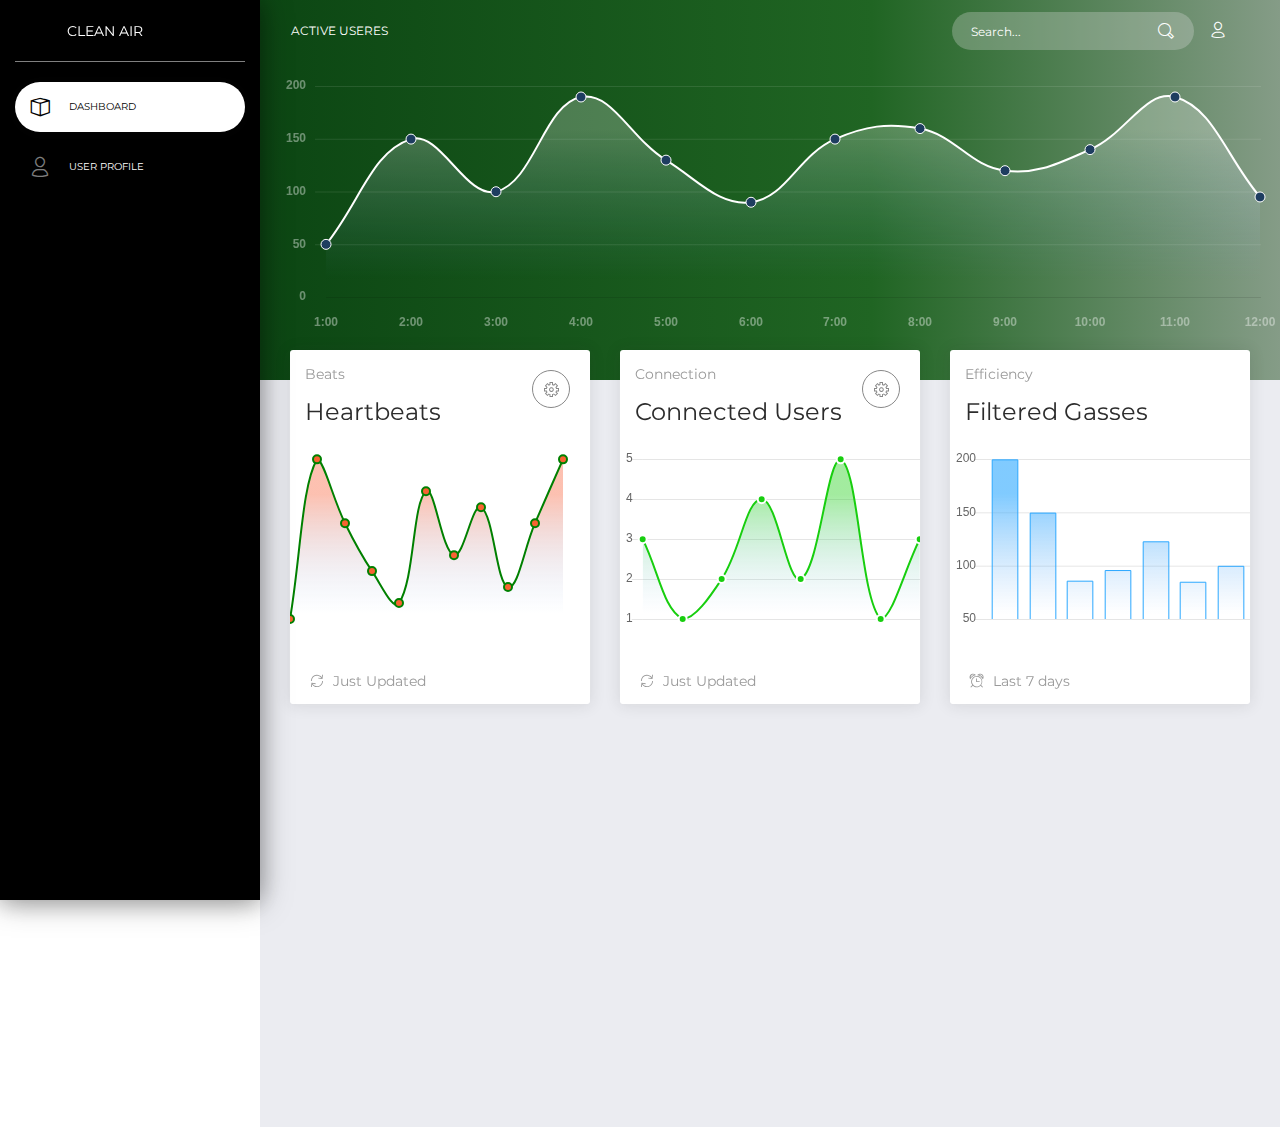
<file: index.html>
<!DOCTYPE html>
<html lang="en">

<head>
  <meta charset="utf-8" />
  <link rel="apple-touch-icon" sizes="76x76" href="../assets/img/apple-icon.png">
  <meta http-equiv="X-UA-Compatible" content="IE=edge,chrome=1" />
  <title>
  Clean Air
  </title>
  <meta content='width=device-width, initial-scale=1.0, maximum-scale=1.0, user-scalable=0, shrink-to-fit=no' name='viewport' />
  <!--     Fonts and icons     -->
  <link href="https://fonts.googleapis.com/css?family=Montserrat:400,700,200" rel="stylesheet" />
  <link rel="stylesheet" href="https://use.fontawesome.com/releases/v5.7.1/css/all.css" integrity="sha384-fnmOCqbTlWIlj8LyTjo7mOUStjsKC4pOpQbqyi7RrhN7udi9RwhKkMHpvLbHG9Sr" crossorigin="anonymous">
  <!-- CSS Files -->
  <link href="./assets/css/bootstrap.min.css" rel="stylesheet" />
  <link href="./assets/css/now-ui-dashboard.css" rel="stylesheet" />
  <!-- CSS Just for demo purpose, don't include it in your project -->
  <link href="./assets/demo/demo.css" rel="stylesheet" />
</head>

<body class="">
  <div class="wrapper ">
    <div class="sidebar" data-color="orange">
     
      <div class="logo">
        <a class="simple-text logo-mini">
        </a>
        <a class="simple-text logo-normal">
          Clean Air
        </a>
      </div>
      <div class="sidebar-wrapper" id="sidebar-wrapper">
        <ul class="nav">
          <li class="active ">
            <a href="./dashboard.html">
              <i class="now-ui-icons design_app"></i>
              <p>Dashboard</p>
            </a>
          </li>
        
          <li>
            <a href="./user.html">
              <i class="now-ui-icons users_single-02"></i>
              <p>User Profile</p>
            </a>
          </li>
        </ul>
      </div>
    </div>
    <div class="main-panel" id="main-panel">
      <!-- Navbar -->
      <nav class="navbar navbar-expand-lg navbar-transparent  bg-primary  navbar-absolute">
        <div class="container-fluid">
          <div class="navbar-wrapper">
            <div class="navbar-toggle">
              <button type="button" class="navbar-toggler">
                <span class="navbar-toggler-bar bar1"></span>
                <span class="navbar-toggler-bar bar2"></span>
                <span class="navbar-toggler-bar bar3"></span>
              </button>
            </div>
            <a class="navbar-brand" >Active useres</a>
          </div>
          <button class="navbar-toggler" type="button" data-toggle="collapse" data-target="#navigation" aria-controls="navigation-index" aria-expanded="false" aria-label="Toggle navigation">
            <span class="navbar-toggler-bar navbar-kebab"></span>
            <span class="navbar-toggler-bar navbar-kebab"></span>
            <span class="navbar-toggler-bar navbar-kebab"></span>
          </button>
          <div class="collapse navbar-collapse justify-content-end" id="navigation">
            <form>
              <div class="input-group no-border">
                <input type="text" value="" class="form-control" placeholder="Search...">
                <div class="input-group-append">
                  <div class="input-group-text">
                    <i class="now-ui-icons ui-1_zoom-bold"></i>
                  </div>
                </div>
              </div>
            </form>
            <ul class="navbar-nav">
          
              <li class="nav-item">
                <a class="nav-link" href="#pablo">
                  <i class="now-ui-icons users_single-02"></i>
                  <p>
                    <span class="d-lg-none d-md-block">Account</span>
                  </p>
                </a>
              </li>
            </ul>
          </div>
        </div>
      </nav>
      <!-- End Navbar -->
      <div class="panel-header panel-header-lg">
        <canvas id="bigDashboardChart"></canvas>
        

      </div>
      <div class="content">
        <div class="row">
          <div class="col-lg-4">
            <div class="card card-chart">
              <div class="card-header">
                <h5 class="card-category">Beats</h5>
                <h4 class="card-title">Heartbeats</h4>
                <div class="dropdown">
                  <button type="button" class="btn btn-round btn-outline-default dropdown-toggle btn-simple btn-icon no-caret" data-toggle="dropdown">
                    <i class="now-ui-icons loader_gear"></i>
                  </button>
                  <div class="dropdown-menu dropdown-menu-right">
                    <a class="dropdown-item" href="#">Action</a>
                    <a class="dropdown-item" href="#">Another action</a>
                    <a class="dropdown-item" href="#">Something else here</a>
                    <a class="dropdown-item text-danger" href="#">Remove Data</a>
                  </div>
                </div>
              </div>
              <div class="card-body">
                <div class="chart-area">
                  <canvas id="bigDashboardChart1"></canvas>
                </div>
              </div>
              <div class="card-footer">
                <div class="stats">
                  <i class="now-ui-icons arrows-1_refresh-69"></i> Just Updated
                </div>
              </div>
            </div>
          </div>
          <div class="col-lg-4 col-md-6">
            <div class="card card-chart">
              <div class="card-header">
                <h5 class="card-category">connection</h5>
                <h4 class="card-title">Connected Users</h4>
                <div class="dropdown">
                  <button type="button" class="btn btn-round btn-outline-default dropdown-toggle btn-simple btn-icon no-caret" data-toggle="dropdown">
                    <i class="now-ui-icons loader_gear"></i>
                  </button>
                  <div class="dropdown-menu dropdown-menu-right">
                    <a class="dropdown-item" href="#">Action</a>
                    <a class="dropdown-item" href="#">Another action</a>
                    <a class="dropdown-item" href="#">Something else here</a>
                    <a class="dropdown-item text-danger" href="#">Remove Data</a>
                  </div>
                </div>
              </div>
              <div class="card-body">
                <div class="chart-area">
                  <canvas id="bigDashboardChart2"></canvas>
                </div>
              </div>
              <div class="card-footer">
                <div class="stats">
                  <i class="now-ui-icons arrows-1_refresh-69"></i> Just Updated
                </div>
              </div>
            </div>
          </div>
          <div class="col-lg-4 col-md-6">
            <div class="card card-chart">
              <div class="card-header">
                <h5 class="card-category">Efficiency</h5>
                <h4 class="card-title">Filtered Gasses</h4>
              </div>
              <div class="card-body">
                <div class="chart-area">
                  <canvas id="bigDashboardChart3"></canvas>
                </div>
              </div>
              <div class="card-footer">
                <div class="stats">
                  <i class="now-ui-icons ui-2_time-alarm"></i> Last 7 days
                </div>
              </div>
            
    </div>
  </div>
  <script src="./assets/js/core/jquery.min.js"></script>
  <script src="./assets/js/core/popper.min.js"></script>
  <script src="./assets/js/core/bootstrap.min.js"></script>
  <script src="./assets/js/plugins/chartjs.min.js"></script>
  <script src="./assets/js/now-ui-dashboard.js" type="text/javascript"></script><!-- Now Ui Dashboard DEMO methods, don't include it in your project! -->
  <script src="./assets/demo/demo.js"></script>
  <script>
    $(document).ready(function() {
      demo.initDashboardPageCharts();

    });
  </script>
</body>

</html>
</file>
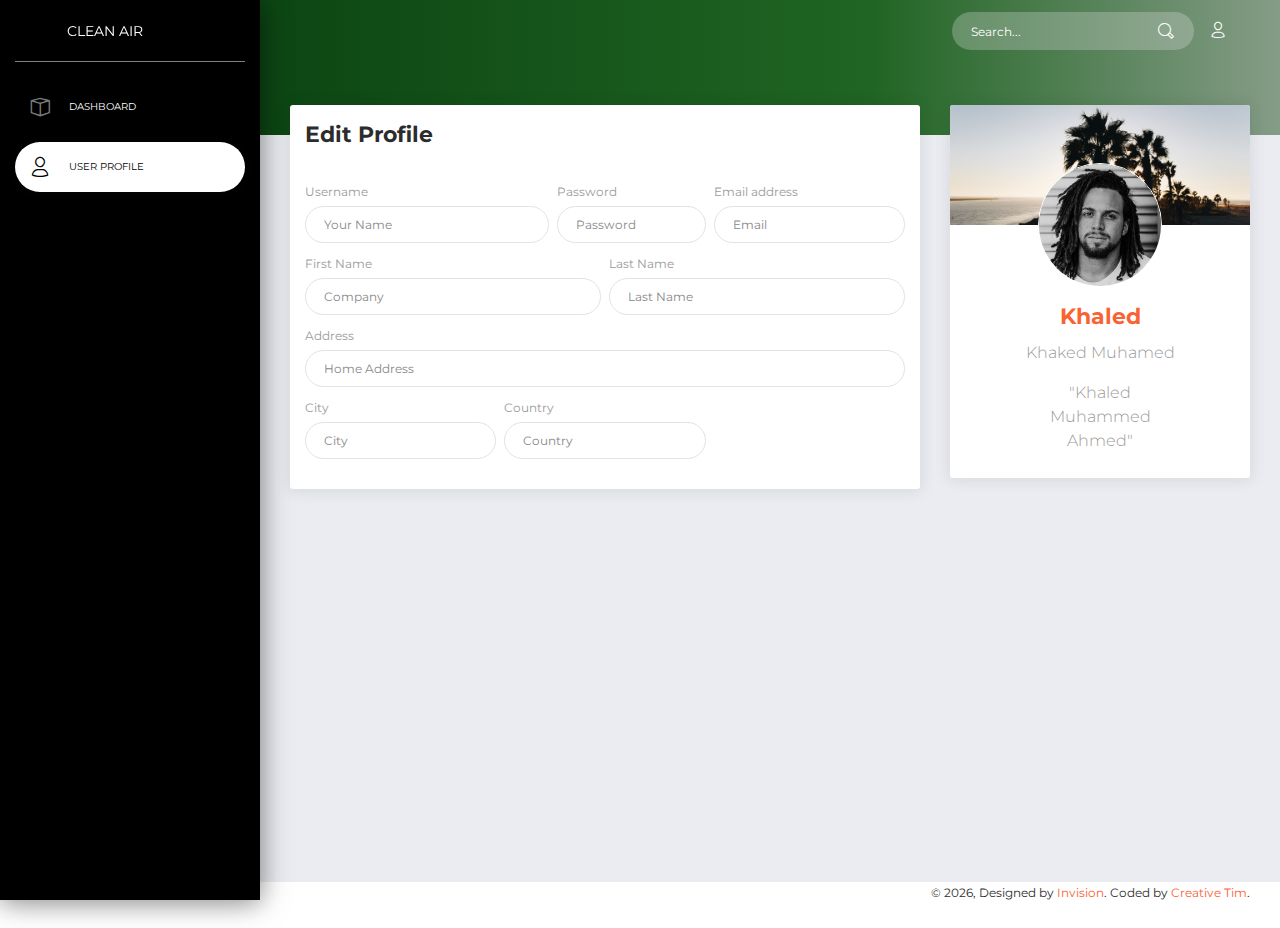
<file: user.html>
<!DOCTYPE html>
<html lang="en">

<head>
  <meta charset="utf-8" />
  <link rel="apple-touch-icon" sizes="76x76" href="../assets/img/apple-icon.png">
  <meta http-equiv="X-UA-Compatible" content="IE=edge,chrome=1" />
  <title>
    Clean Air
  </title>
  <meta content='width=device-width, initial-scale=1.0, maximum-scale=1.0, user-scalable=0, shrink-to-fit=no' name='viewport' />
  <!--     Fonts and icons     -->
  <link href="https://fonts.googleapis.com/css?family=Montserrat:400,700,200" rel="stylesheet" />
  <link rel="stylesheet" href="https://use.fontawesome.com/releases/v5.7.1/css/all.css" integrity="sha384-fnmOCqbTlWIlj8LyTjo7mOUStjsKC4pOpQbqyi7RrhN7udi9RwhKkMHpvLbHG9Sr" crossorigin="anonymous">
  <!-- CSS Files -->
  <link href="./assets/css/bootstrap.min.css" rel="stylesheet" />
  <link href="./assets/css/now-ui-dashboard.css" rel="stylesheet" />
  <!-- CSS Just for demo purpose, don't include it in your project -->
  <link href="./assets/demo/demo.css" rel="stylesheet" />
</head>

<body class="user-profile">
  <div class="wrapper ">
    <div class="sidebar" data-color="orange">
      
      <div class="logo">
        <a  class="simple-text logo-mini">
          
        </a>
        <a class="simple-text logo-normal">
          Clean Air
        </a>
      </div>
      <div class="sidebar-wrapper" id="sidebar-wrapper">
        <ul class="nav">
          <li>
            <a href="../air quality/index.html">
              <i class="now-ui-icons design_app"></i>
              <p>Dashboard</p>
            </a>
          </li>
          <li class="active ">
            <a href="./user.html">
              <i class="now-ui-icons users_single-02"></i>
              <p>User Profile</p>
            </a>
          </li>
        </ul>
      </div>
    </div>
    <div class="main-panel" id="main-panel">
      <!-- Navbar -->
      <nav class="navbar navbar-expand-lg navbar-transparent  bg-primary  navbar-absolute">
        <div class="container-fluid">
          <div class="navbar-wrapper">
            <div class="navbar-toggle">
              <button type="button" class="navbar-toggler">
                <span class="navbar-toggler-bar bar1"></span>
                <span class="navbar-toggler-bar bar2"></span>
                <span class="navbar-toggler-bar bar3"></span>
              </button>
            </div>
            <a class="navbar-brand" ></a>
          </div>
          <button class="navbar-toggler" type="button" data-toggle="collapse" data-target="#navigation" aria-controls="navigation-index" aria-expanded="false" aria-label="Toggle navigation">
            <span class="navbar-toggler-bar navbar-kebab"></span>
            <span class="navbar-toggler-bar navbar-kebab"></span>
            <span class="navbar-toggler-bar navbar-kebab"></span>
          </button>
          <div class="collapse navbar-collapse justify-content-end" id="navigation">
            <form>
              <div class="input-group no-border">
                <input type="text" value="" class="form-control" placeholder="Search...">
                <div class="input-group-append">
                  <div class="input-group-text">
                    <i class="now-ui-icons ui-1_zoom-bold"></i>
                  </div>
                </div>
              </div>
            </form>
            <ul class="navbar-nav">
          
              <li class="nav-item">
                <a class="nav-link" href="#pablo">
                  <i class="now-ui-icons users_single-02"></i>
                  <p>
                    <span class="d-lg-none d-md-block">Account</span>
                  </p>
                </a>
              </li>
            </ul>
          </div>
        </div>
      </nav>
      <!-- End Navbar -->
      <div class="panel-header panel-header-sm">
      </div>
      <div class="content">
        <div class="row">
          <div class="col-md-8">
            <div class="card">
              <div class="card-header">
                <h5 class="title">Edit Profile</h5>
              </div>
              <div class="card-body">
                <form>
                  <div class="row">
                    <div class="col-md-5 pr-1">
                      <div class="form-group">
                        <label>Username</label>
                        <input type="text" class="form-control" placeholder="Your Name">
                      </div>
                    </div>
                    <div class="col-md-3 px-1">
                      <div class="form-group">
                        <label>Password</label>
                        <input type="password" class="form-control" placeholder="Password">
                      </div>
                    </div>
                    <div class="col-md-4 pl-1">
                      <div class="form-group">
                        <label for="exampleInputEmail1">Email address</label>
                        <input type="email" class="form-control" placeholder="Email">
                      </div>
                    </div>
                  </div>
                  <div class="row">
                    <div class="col-md-6 pr-1">
                      <div class="form-group">
                        <label>First Name</label>
                        <input type="text" class="form-control" placeholder="Company">
                      </div>
                    </div>
                    <div class="col-md-6 pl-1">
                      <div class="form-group">
                        <label>Last Name</label>
                        <input type="text" class="form-control" placeholder="Last Name">
                      </div>
                    </div>
                  </div>
                  <div class="row">
                    <div class="col-md-12">
                      <div class="form-group">
                        <label>Address</label>
                        <input type="text" class="form-control" placeholder="Home Address">
                      </div>
                    </div>
                  </div>
                  <div class="row">
                    <div class="col-md-4 pr-1">
                      <div class="form-group">
                        <label>City</label>
                        <input type="text" class="form-control" placeholder="City">
                      </div>
                    </div>
                    <div class="col-md-4 px-1">
                      <div class="form-group">
                        <label>Country</label>
                        <input type="text" class="form-control" placeholder="Country">
                      </div>
                    </div>
                    
                  </div>
                  <div class="row">
                    <div class="col-md-12">
                      <div class="form-group">
                       
                      </div>
                    </div>
                  </div>
                </form>
              </div>
            </div>
          </div>
          <div class="col-md-4">
            <div class="card card-user">
              <div class="image">
                <img src="../assets/img/bg5.jpg" alt="...">
              </div>
              <div class="card-body">
                <div class="author">
                  <a href="#">
                    <img class="avatar border-gray" src="../assets/img/mike.jpg" alt="...">
                    <h5 class="title">Khaled</h5>
                  </a>
                  <p class="description">
                    Khaked Muhamed
                  </p>
                </div>
                <p class="description text-center">
                  "Khaled <br>
                  Muhammed <br>
                  Ahmed"
                </p>
              </div>
             
              </div>
            </div>
          </div>
        </div>
      </div>
      <footer class="footer">
        <div class=" container-fluid ">
          <nav>
            <ul>
              <li>
                <a href="https://www.creative-tim.com">
                  Creative Tim
                </a>
              </li>
              <li>
                <a href="http://presentation.creative-tim.com">
                  About Us
                </a>
              </li>
              <li>
                <a href="http://blog.creative-tim.com">
                  Blog
                </a>
              </li>
            </ul>
          </nav>
          <div class="copyright" id="copyright">
            &copy; <script>
              document.getElementById('copyright').appendChild(document.createTextNode(new Date().getFullYear()))
            </script>, Designed by <a href="https://www.invisionapp.com" target="_blank">Invision</a>. Coded by <a href="https://www.creative-tim.com" target="_blank">Creative Tim</a>.
          </div>
        </div>
      </footer>
    </div>
  </div>
  <!--   Core JS Files   -->
  <script src="./assets/js/core/jquery.min.js"></script>
  <script src="./assets/js/core/popper.min.js"></script>
  <script src="./assets/js/core/bootstrap.min.js"></script>
  <script src="./assets/js/plugins/chartjs.min.js"></script>
  <script src="./assets/js/now-ui-dashboard.js" type="text/javascript"></script><!-- Now Ui Dashboard DEMO methods, don't include it in your project! -->
  <script src="./assets/demo/demo.js"></script>

</body>

</html>
</file>
<file: assets/demo/demo.css>
.tim-row {
  margin-bottom: 20px;
}

.tim-white-buttons {
  background-color: #777777;
}

.typography-line {
  padding-left: 25%;
  margin-bottom: 35px;
  position: relative;
  display: block;
  width: 100%;
}

.typography-line span {
  bottom: 10px;
  color: #c0c1c2;
  display: block;
  font-weight: 400;
  font-size: 13px;
  line-height: 13px;
  left: 0;
  position: absolute;
  width: 260px;
  text-transform: none;
}

.tim-row {
  padding-top: 60px;
}

.tim-row h3 {
  margin-top: 0;
}

.offline-doc .page-header {
  display: flex;
  align-items: center;
}

.offline-doc .footer {
  position: absolute;
  width: 100%;
  background: transparent;
  bottom: 0;
  color: #fff;
  z-index: 1;
}

@media all and (min-width: 992px) {
  .sidebar .nav>li.active-pro {
    position: absolute;
    width: 100%;
    bottom: 10px;
  }
}

.card.card-upgrade .card-category {
  max-width: 530px;
  margin: 0 auto;
}
</file>
<file: assets/css/now-ui-dashboard.css>
.animated {
  -webkit-animation-duration: 1s;
  animation-duration: 1s;
  -webkit-animation-fill-mode: both;
  animation-fill-mode: both;
}

.animated.infinite {
  -webkit-animation-iteration-count: infinite;
  animation-iteration-count: infinite;
}

.animated.hinge {
  -webkit-animation-duration: 2s;
  animation-duration: 2s;
}

.animated.bounceIn,
.animated.bounceOut {
  -webkit-animation-duration: .75s;
  animation-duration: .75s;
}

.animated.flipOutX,
.animated.flipOutY {
  -webkit-animation-duration: .75s;
  animation-duration: .75s;
}

@-webkit-keyframes shake {

  from,
  to {
    -webkit-transform: translate3d(0, 0, 0);
    transform: translate3d(0, 0, 0);
  }

  10%,
  30%,
  50%,
  70%,
  90% {
    -webkit-transform: translate3d(-10px, 0, 0);
    transform: translate3d(-10px, 0, 0);
  }

  20%,
  40%,
  60%,
  80% {
    -webkit-transform: translate3d(10px, 0, 0);
    transform: translate3d(10px, 0, 0);
  }
}

@keyframes shake {

  from,
  to {
    -webkit-transform: translate3d(0, 0, 0);
    transform: translate3d(0, 0, 0);
  }

  10%,
  30%,
  50%,
  70%,
  90% {
    -webkit-transform: translate3d(-10px, 0, 0);
    transform: translate3d(-10px, 0, 0);
  }

  20%,
  40%,
  60%,
  80% {
    -webkit-transform: translate3d(10px, 0, 0);
    transform: translate3d(10px, 0, 0);
  }
}

.shake {
  -webkit-animation-name: shake;
  animation-name: shake;
}

@-webkit-keyframes fadeInDown {
  from {
    opacity: 0;
    -webkit-transform: translate3d(0, -100%, 0);
    transform: translate3d(0, -100%, 0);
  }

  to {
    opacity: 1;
    -webkit-transform: none;
    transform: none;
  }
}

@keyframes fadeInDown {
  from {
    opacity: 0;
    -webkit-transform: translate3d(0, -100%, 0);
    transform: translate3d(0, -100%, 0);
  }

  to {
    opacity: 1;
    -webkit-transform: none;
    transform: none;
  }
}

.fadeInDown {
  -webkit-animation-name: fadeInDown;
  animation-name: fadeInDown;
}

@-webkit-keyframes fadeOut {
  from {
    opacity: 1;
  }

  to {
    opacity: 0;
  }
}

@keyframes fadeOut {
  from {
    opacity: 1;
  }

  to {
    opacity: 0;
  }
}

.fadeOut {
  -webkit-animation-name: fadeOut;
  animation-name: fadeOut;
}

@-webkit-keyframes fadeOutDown {
  from {
    opacity: 1;
  }

  to {
    opacity: 0;
    -webkit-transform: translate3d(0, 100%, 0);
    transform: translate3d(0, 100%, 0);
  }
}

@keyframes fadeOutDown {
  from {
    opacity: 1;
  }

  to {
    opacity: 0;
    -webkit-transform: translate3d(0, 100%, 0);
    transform: translate3d(0, 100%, 0);
  }
}

.fadeOutDown {
  -webkit-animation-name: fadeOutDown;
  animation-name: fadeOutDown;
}

@-webkit-keyframes fadeOutUp {
  from {
    opacity: 1;
  }

  to {
    opacity: 0;
    -webkit-transform: translate3d(0, -100%, 0);
    transform: translate3d(0, -100%, 0);
  }
}

@keyframes fadeOutUp {
  from {
    opacity: 1;
  }

  to {
    opacity: 0;
    -webkit-transform: translate3d(0, -100%, 0);
    transform: translate3d(0, -100%, 0);
  }
}

.fadeOutUp {
  -webkit-animation-name: fadeOutUp;
  animation-name: fadeOutUp;
}

/*
 * Container style
 */
.ps {
  overflow: hidden !important;
  overflow-anchor: none;
  -ms-overflow-style: none;
  touch-action: auto;
  -ms-touch-action: auto;
}

/*
 * Scrollbar rail styles
 */
.ps__rail-x {
  display: none;
  opacity: 0;
  transition: background-color .2s linear, opacity .2s linear;
  -webkit-transition: background-color .2s linear, opacity .2s linear;
  height: 15px;
  /* there must be 'bottom' or 'top' for ps__rail-x */
  bottom: 0px;
  /* please don't change 'position' */
  position: absolute;
}

.ps__rail-y {
  display: none;
  opacity: 0;
  transition: background-color .2s linear, opacity .2s linear;
  -webkit-transition: background-color .2s linear, opacity .2s linear;
  width: 15px;
  /* there must be 'right' or 'left' for ps__rail-y */
  right: 0;
  /* please don't change 'position' */
  position: absolute;
}

.ps--active-x>.ps__rail-x,
.ps--active-y>.ps__rail-y {
  display: block;
  background-color: transparent;
}

.ps:hover>.ps__rail-x,
.ps:hover>.ps__rail-y,
.ps--focus>.ps__rail-x,
.ps--focus>.ps__rail-y,
.ps--scrolling-x>.ps__rail-x,
.ps--scrolling-y>.ps__rail-y {
  opacity: 0.6;
}

.ps .ps__rail-x:hover,
.ps .ps__rail-y:hover,
.ps .ps__rail-x:focus,
.ps .ps__rail-y:focus,
.ps .ps__rail-x.ps--clicking,
.ps .ps__rail-y.ps--clicking {
  background-color: #eee;
  opacity: 0.9;
}

/*
 * Scrollbar thumb styles
 */
.ps__thumb-x {
  background-color: #aaa;
  border-radius: 6px;
  transition: background-color .2s linear, height .2s ease-in-out;
  -webkit-transition: background-color .2s linear, height .2s ease-in-out;
  height: 6px;
  /* there must be 'bottom' for ps__thumb-x */
  bottom: 2px;
  /* please don't change 'position' */
  position: absolute;
}

.ps__thumb-y {
  background-color: #aaa;
  border-radius: 6px;
  transition: background-color .2s linear, width .2s ease-in-out;
  -webkit-transition: background-color .2s linear, width .2s ease-in-out;
  width: 6px;
  /* there must be 'right' for ps__thumb-y */
  right: 2px;
  /* please don't change 'position' */
  position: absolute;
}

.ps__rail-x:hover>.ps__thumb-x,
.ps__rail-x:focus>.ps__thumb-x,
.ps__rail-x.ps--clicking .ps__thumb-x {
  background-color: #999;
  height: 11px;
}

.ps__rail-y:hover>.ps__thumb-y,
.ps__rail-y:focus>.ps__thumb-y,
.ps__rail-y.ps--clicking .ps__thumb-y {
  background-color: #999;
  width: 11px;
}

/* MS supports */
@supports (-ms-overflow-style: none) {
  .ps {
    overflow: auto !important;
  }
}

@media screen and (-ms-high-contrast: active),
(-ms-high-contrast: none) {
  .ps {
    overflow: auto !important;
  }
}

.btn,
.navbar .navbar-nav>a.btn {
  border-width: 2px;
  font-weight: 400;
  font-size: 0.8571em;
  line-height: 1.35em;
  border: none;
  margin: 10px 1px;
  border-radius: 0.1875rem;
  padding: 11px 22px;
  cursor: pointer;
  background-color: #888;
  color: #FFFFFF;
}

.btn:hover,
.btn:focus,
.btn:not(:disabled):not(.disabled):active,
.btn:not(:disabled):not(.disabled).active,
.btn:not(:disabled):not(.disabled):active:focus,
.btn:not(:disabled):not(.disabled).active:focus,
.btn:active:hover,
.btn.active:hover,
.show>.btn.dropdown-toggle,
.show>.btn.dropdown-toggle:focus,
.show>.btn.dropdown-toggle:hover,
.navbar .navbar-nav>a.btn:hover,
.navbar .navbar-nav>a.btn:focus,
.navbar .navbar-nav>a.btn:not(:disabled):not(.disabled):active,
.navbar .navbar-nav>a.btn:not(:disabled):not(.disabled).active,
.navbar .navbar-nav>a.btn:not(:disabled):not(.disabled):active:focus,
.navbar .navbar-nav>a.btn:not(:disabled):not(.disabled).active:focus,
.navbar .navbar-nav>a.btn:active:hover,
.navbar .navbar-nav>a.btn.active:hover,
.show>.navbar .navbar-nav>a.btn.dropdown-toggle,
.show>.navbar .navbar-nav>a.btn.dropdown-toggle:focus,
.show>.navbar .navbar-nav>a.btn.dropdown-toggle:hover {
  background-color: #979797;
  color: #FFFFFF;
  box-shadow: none;
  border-color: #979797;
}

.btn:not([data-action]):not([class*="btn-outline-"]):hover,
.navbar .navbar-nav>a.btn:not([data-action]):not([class*="btn-outline-"]):hover {
  box-shadow: 0 3px 8px 0 rgba(0, 0, 0, 0.17);
}

.btn.disabled,
.btn.disabled:hover,
.btn.disabled:focus,
.btn.disabled.focus,
.btn.disabled:active,
.btn.disabled.active,
.btn:disabled,
.btn:disabled:hover,
.btn:disabled:focus,
.btn:disabled.focus,
.btn:disabled:active,
.btn:disabled.active,
.btn[disabled],
.btn[disabled]:hover,
.btn[disabled]:focus,
.btn[disabled].focus,
.btn[disabled]:active,
.btn[disabled].active,
fieldset[disabled] .btn,
fieldset[disabled] .btn:hover,
fieldset[disabled] .btn:focus,
fieldset[disabled] .btn.focus,
fieldset[disabled] .btn:active,
fieldset[disabled] .btn.active,
.navbar .navbar-nav>a.btn.disabled,
.navbar .navbar-nav>a.btn.disabled:hover,
.navbar .navbar-nav>a.btn.disabled:focus,
.navbar .navbar-nav>a.btn.disabled.focus,
.navbar .navbar-nav>a.btn.disabled:active,
.navbar .navbar-nav>a.btn.disabled.active,
.navbar .navbar-nav>a.btn:disabled,
.navbar .navbar-nav>a.btn:disabled:hover,
.navbar .navbar-nav>a.btn:disabled:focus,
.navbar .navbar-nav>a.btn:disabled.focus,
.navbar .navbar-nav>a.btn:disabled:active,
.navbar .navbar-nav>a.btn:disabled.active,
.navbar .navbar-nav>a.btn[disabled],
.navbar .navbar-nav>a.btn[disabled]:hover,
.navbar .navbar-nav>a.btn[disabled]:focus,
.navbar .navbar-nav>a.btn[disabled].focus,
.navbar .navbar-nav>a.btn[disabled]:active,
.navbar .navbar-nav>a.btn[disabled].active,
fieldset[disabled] .navbar .navbar-nav>a.btn,
fieldset[disabled] .navbar .navbar-nav>a.btn:hover,
fieldset[disabled] .navbar .navbar-nav>a.btn:focus,
fieldset[disabled] .navbar .navbar-nav>a.btn.focus,
fieldset[disabled] .navbar .navbar-nav>a.btn:active,
fieldset[disabled] .navbar .navbar-nav>a.btn.active {
  background-color: #888;
  border-color: #888;
}

.btn.btn-link,
.navbar .navbar-nav>a.btn.btn-link {
  color: #888;
}

.btn.btn-link:hover,
.btn.btn-link:focus,
.btn.btn-link:active,
.navbar .navbar-nav>a.btn.btn-link:hover,
.navbar .navbar-nav>a.btn.btn-link:focus,
.navbar .navbar-nav>a.btn.btn-link:active {
  background-color: transparent;
  color: #979797;
  text-decoration: none;
  box-shadow: none;
}

.btn:hover,
.btn:focus,
.navbar .navbar-nav>a.btn:hover,
.navbar .navbar-nav>a.btn:focus {
  opacity: 1;
  filter: alpha(opacity=100);
  outline: 0 !important;
}

.btn:active,
.btn.active,
.open>.btn.dropdown-toggle,
.navbar .navbar-nav>a.btn:active,
.navbar .navbar-nav>a.btn.active,
.open>.navbar .navbar-nav>a.btn.dropdown-toggle {
  -webkit-box-shadow: none;
  box-shadow: none;
  outline: 0 !important;
}

.btn .badge,
.navbar .navbar-nav>a.btn .badge {
  margin: 0;
}

.btn.btn-icon,
.navbar .navbar-nav>a.btn.btn-icon {
  height: 2.375rem;
  min-width: 2.375rem;
  width: 2.375rem;
  padding: 0;
  font-size: 0.9375rem;
  overflow: hidden;
  position: relative;
  line-height: normal;
}

.btn.btn-icon[class*="btn-outline-"],
.navbar .navbar-nav>a.btn.btn-icon[class*="btn-outline-"] {
  padding: 0 !important;
}

.btn.btn-icon.btn-sm,
.navbar .navbar-nav>a.btn.btn-icon.btn-sm {
  height: 1.875rem;
  min-width: 1.875rem;
  width: 1.875rem;
}

.btn.btn-icon.btn-sm .fa,
.btn.btn-icon.btn-sm .far,
.btn.btn-icon.btn-sm .fas,
.btn.btn-icon.btn-sm .now-ui-icons,
.navbar .navbar-nav>a.btn.btn-icon.btn-sm .fa,
.navbar .navbar-nav>a.btn.btn-icon.btn-sm .far,
.navbar .navbar-nav>a.btn.btn-icon.btn-sm .fas,
.navbar .navbar-nav>a.btn.btn-icon.btn-sm .now-ui-icons {
  font-size: 0.6875rem;
}

.btn.btn-icon.btn-lg,
.navbar .navbar-nav>a.btn.btn-icon.btn-lg {
  height: 3.6rem;
  min-width: 3.6rem;
  width: 3.6rem;
}

.btn.btn-icon.btn-lg .fa,
.btn.btn-icon.btn-lg .far,
.btn.btn-icon.btn-lg .fas,
.btn.btn-icon.btn-lg .now-ui-icons,
.navbar .navbar-nav>a.btn.btn-icon.btn-lg .fa,
.navbar .navbar-nav>a.btn.btn-icon.btn-lg .far,
.navbar .navbar-nav>a.btn.btn-icon.btn-lg .fas,
.navbar .navbar-nav>a.btn.btn-icon.btn-lg .now-ui-icons {
  font-size: 1.325rem;
}

.btn.btn-icon:not(.btn-footer) .now-ui-icons,
.btn.btn-icon:not(.btn-footer) .fa,
.btn.btn-icon:not(.btn-footer) .far,
.btn.btn-icon:not(.btn-footer) .fas,
.navbar .navbar-nav>a.btn.btn-icon:not(.btn-footer) .now-ui-icons,
.navbar .navbar-nav>a.btn.btn-icon:not(.btn-footer) .fa,
.navbar .navbar-nav>a.btn.btn-icon:not(.btn-footer) .far,
.navbar .navbar-nav>a.btn.btn-icon:not(.btn-footer) .fas {
  position: absolute;
  top: 50%;
  left: 50%;
  transform: translate(-12px, -12px);
  line-height: 1.5626rem;
  width: 24px;
}

.btn:not(.btn-icon) .now-ui-icons,
.navbar .navbar-nav>a.btn:not(.btn-icon) .now-ui-icons {
  position: relative;
  top: 1px;
}

.btn-primary {
  background-color: #f96332;
  color: #FFFFFF;
}

.btn-primary:hover,
.btn-primary:focus,
.btn-primary:not(:disabled):not(.disabled):active,
.btn-primary:not(:disabled):not(.disabled).active,
.btn-primary:not(:disabled):not(.disabled):active:focus,
.btn-primary:not(:disabled):not(.disabled).active:focus,
.btn-primary:active:hover,
.btn-primary.active:hover,
.show>.btn-primary.dropdown-toggle,
.show>.btn-primary.dropdown-toggle:focus,
.show>.btn-primary.dropdown-toggle:hover {
  background-color: #fa7a50;
  color: #FFFFFF;
  box-shadow: none;
  border-color: #fa7a50;
}

.btn-primary:not([data-action]):not([class*="btn-outline-"]):hover {
  box-shadow: 0 3px 8px 0 rgba(0, 0, 0, 0.17);
}

.btn-primary.disabled,
.btn-primary.disabled:hover,
.btn-primary.disabled:focus,
.btn-primary.disabled.focus,
.btn-primary.disabled:active,
.btn-primary.disabled.active,
.btn-primary:disabled,
.btn-primary:disabled:hover,
.btn-primary:disabled:focus,
.btn-primary:disabled.focus,
.btn-primary:disabled:active,
.btn-primary:disabled.active,
.btn-primary[disabled],
.btn-primary[disabled]:hover,
.btn-primary[disabled]:focus,
.btn-primary[disabled].focus,
.btn-primary[disabled]:active,
.btn-primary[disabled].active,
fieldset[disabled] .btn-primary,
fieldset[disabled] .btn-primary:hover,
fieldset[disabled] .btn-primary:focus,
fieldset[disabled] .btn-primary.focus,
fieldset[disabled] .btn-primary:active,
fieldset[disabled] .btn-primary.active {
  background-color: #f96332;
  border-color: #f96332;
}

.btn-primary.btn-link {
  color: #f96332;
}

.btn-primary.btn-link:hover,
.btn-primary.btn-link:focus,
.btn-primary.btn-link:active {
  background-color: transparent;
  color: #fa7a50;
  text-decoration: none;
  box-shadow: none;
}

.btn-success {
  background-color: #18ce0f;
  color: #FFFFFF;
}

.btn-success:hover,
.btn-success:focus,
.btn-success:not(:disabled):not(.disabled):active,
.btn-success:not(:disabled):not(.disabled).active,
.btn-success:not(:disabled):not(.disabled):active:focus,
.btn-success:not(:disabled):not(.disabled).active:focus,
.btn-success:active:hover,
.btn-success.active:hover,
.show>.btn-success.dropdown-toggle,
.show>.btn-success.dropdown-toggle:focus,
.show>.btn-success.dropdown-toggle:hover {
  background-color: #1beb11;
  color: #FFFFFF;
  box-shadow: none;
  border-color: #1beb11;
}

.btn-success:not([data-action]):not([class*="btn-outline-"]):hover {
  box-shadow: 0 3px 8px 0 rgba(0, 0, 0, 0.17);
}

.btn-success.disabled,
.btn-success.disabled:hover,
.btn-success.disabled:focus,
.btn-success.disabled.focus,
.btn-success.disabled:active,
.btn-success.disabled.active,
.btn-success:disabled,
.btn-success:disabled:hover,
.btn-success:disabled:focus,
.btn-success:disabled.focus,
.btn-success:disabled:active,
.btn-success:disabled.active,
.btn-success[disabled],
.btn-success[disabled]:hover,
.btn-success[disabled]:focus,
.btn-success[disabled].focus,
.btn-success[disabled]:active,
.btn-success[disabled].active,
fieldset[disabled] .btn-success,
fieldset[disabled] .btn-success:hover,
fieldset[disabled] .btn-success:focus,
fieldset[disabled] .btn-success.focus,
fieldset[disabled] .btn-success:active,
fieldset[disabled] .btn-success.active {
  background-color: #18ce0f;
  border-color: #18ce0f;
}

.btn-success.btn-link {
  color: #18ce0f;
}

.btn-success.btn-link:hover,
.btn-success.btn-link:focus,
.btn-success.btn-link:active {
  background-color: transparent;
  color: #1beb11;
  text-decoration: none;
  box-shadow: none;
}

.btn-info {
  background-color: #2CA8FF;
  color: #FFFFFF;
}

.btn-info:hover,
.btn-info:focus,
.btn-info:not(:disabled):not(.disabled):active,
.btn-info:not(:disabled):not(.disabled).active,
.btn-info:not(:disabled):not(.disabled):active:focus,
.btn-info:not(:disabled):not(.disabled).active:focus,
.btn-info:active:hover,
.btn-info.active:hover,
.show>.btn-info.dropdown-toggle,
.show>.btn-info.dropdown-toggle:focus,
.show>.btn-info.dropdown-toggle:hover {
  background-color: #4bb5ff;
  color: #FFFFFF;
  box-shadow: none;
  border-color: #4bb5ff;
}

.btn-info:not([data-action]):not([class*="btn-outline-"]):hover {
  box-shadow: 0 3px 8px 0 rgba(0, 0, 0, 0.17);
}

.btn-info.disabled,
.btn-info.disabled:hover,
.btn-info.disabled:focus,
.btn-info.disabled.focus,
.btn-info.disabled:active,
.btn-info.disabled.active,
.btn-info:disabled,
.btn-info:disabled:hover,
.btn-info:disabled:focus,
.btn-info:disabled.focus,
.btn-info:disabled:active,
.btn-info:disabled.active,
.btn-info[disabled],
.btn-info[disabled]:hover,
.btn-info[disabled]:focus,
.btn-info[disabled].focus,
.btn-info[disabled]:active,
.btn-info[disabled].active,
fieldset[disabled] .btn-info,
fieldset[disabled] .btn-info:hover,
fieldset[disabled] .btn-info:focus,
fieldset[disabled] .btn-info.focus,
fieldset[disabled] .btn-info:active,
fieldset[disabled] .btn-info.active {
  background-color: #2CA8FF;
  border-color: #2CA8FF;
}

.btn-info.btn-link {
  color: #2CA8FF;
}

.btn-info.btn-link:hover,
.btn-info.btn-link:focus,
.btn-info.btn-link:active {
  background-color: transparent;
  color: #4bb5ff;
  text-decoration: none;
  box-shadow: none;
}

.btn-warning {
  background-color: #FFB236;
  color: #FFFFFF;
}

.btn-warning:hover,
.btn-warning:focus,
.btn-warning:not(:disabled):not(.disabled):active,
.btn-warning:not(:disabled):not(.disabled).active,
.btn-warning:not(:disabled):not(.disabled):active:focus,
.btn-warning:not(:disabled):not(.disabled).active:focus,
.btn-warning:active:hover,
.btn-warning.active:hover,
.show>.btn-warning.dropdown-toggle,
.show>.btn-warning.dropdown-toggle:focus,
.show>.btn-warning.dropdown-toggle:hover {
  background-color: #ffbe55;
  color: #FFFFFF;
  box-shadow: none;
  border-color: #ffbe55;
}

.btn-warning:not([data-action]):not([class*="btn-outline-"]):hover {
  box-shadow: 0 3px 8px 0 rgba(0, 0, 0, 0.17);
}

.btn-warning.disabled,
.btn-warning.disabled:hover,
.btn-warning.disabled:focus,
.btn-warning.disabled.focus,
.btn-warning.disabled:active,
.btn-warning.disabled.active,
.btn-warning:disabled,
.btn-warning:disabled:hover,
.btn-warning:disabled:focus,
.btn-warning:disabled.focus,
.btn-warning:disabled:active,
.btn-warning:disabled.active,
.btn-warning[disabled],
.btn-warning[disabled]:hover,
.btn-warning[disabled]:focus,
.btn-warning[disabled].focus,
.btn-warning[disabled]:active,
.btn-warning[disabled].active,
fieldset[disabled] .btn-warning,
fieldset[disabled] .btn-warning:hover,
fieldset[disabled] .btn-warning:focus,
fieldset[disabled] .btn-warning.focus,
fieldset[disabled] .btn-warning:active,
fieldset[disabled] .btn-warning.active {
  background-color: #FFB236;
  border-color: #FFB236;
}

.btn-warning.btn-link {
  color: #FFB236;
}

.btn-warning.btn-link:hover,
.btn-warning.btn-link:focus,
.btn-warning.btn-link:active {
  background-color: transparent;
  color: #ffbe55;
  text-decoration: none;
  box-shadow: none;
}

.btn-danger {
  background-color: #FF3636;
  color: #FFFFFF;
}

.btn-danger:hover,
.btn-danger:focus,
.btn-danger:not(:disabled):not(.disabled):active,
.btn-danger:not(:disabled):not(.disabled).active,
.btn-danger:not(:disabled):not(.disabled):active:focus,
.btn-danger:not(:disabled):not(.disabled).active:focus,
.btn-danger:active:hover,
.btn-danger.active:hover,
.show>.btn-danger.dropdown-toggle,
.show>.btn-danger.dropdown-toggle:focus,
.show>.btn-danger.dropdown-toggle:hover {
  background-color: #ff5555;
  color: #FFFFFF;
  box-shadow: none;
  border-color: #ff5555;
}

.btn-danger:not([data-action]):not([class*="btn-outline-"]):hover {
  box-shadow: 0 3px 8px 0 rgba(0, 0, 0, 0.17);
}

.btn-danger.disabled,
.btn-danger.disabled:hover,
.btn-danger.disabled:focus,
.btn-danger.disabled.focus,
.btn-danger.disabled:active,
.btn-danger.disabled.active,
.btn-danger:disabled,
.btn-danger:disabled:hover,
.btn-danger:disabled:focus,
.btn-danger:disabled.focus,
.btn-danger:disabled:active,
.btn-danger:disabled.active,
.btn-danger[disabled],
.btn-danger[disabled]:hover,
.btn-danger[disabled]:focus,
.btn-danger[disabled].focus,
.btn-danger[disabled]:active,
.btn-danger[disabled].active,
fieldset[disabled] .btn-danger,
fieldset[disabled] .btn-danger:hover,
fieldset[disabled] .btn-danger:focus,
fieldset[disabled] .btn-danger.focus,
fieldset[disabled] .btn-danger:active,
fieldset[disabled] .btn-danger.active {
  background-color: #FF3636;
  border-color: #FF3636;
}

.btn-danger.btn-link {
  color: #FF3636;
}

.btn-danger.btn-link:hover,
.btn-danger.btn-link:focus,
.btn-danger.btn-link:active {
  background-color: transparent;
  color: #ff5555;
  text-decoration: none;
  box-shadow: none;
}

.btn-neutral {
  background-color: #FFFFFF;
  color: #f96332;
}

.btn-neutral:hover,
.btn-neutral:focus,
.btn-neutral:not(:disabled):not(.disabled):active,
.btn-neutral:not(:disabled):not(.disabled).active,
.btn-neutral:not(:disabled):not(.disabled):active:focus,
.btn-neutral:not(:disabled):not(.disabled).active:focus,
.btn-neutral:active:hover,
.btn-neutral.active:hover,
.show>.btn-neutral.dropdown-toggle,
.show>.btn-neutral.dropdown-toggle:focus,
.show>.btn-neutral.dropdown-toggle:hover {
  background-color: #FFFFFF;
  color: #FFFFFF;
  box-shadow: none;
  border-color: #FFFFFF;
}

.btn-neutral:not([data-action]):not([class*="btn-outline-"]):hover {
  box-shadow: 0 3px 8px 0 rgba(0, 0, 0, 0.17);
}

.btn-neutral.disabled,
.btn-neutral.disabled:hover,
.btn-neutral.disabled:focus,
.btn-neutral.disabled.focus,
.btn-neutral.disabled:active,
.btn-neutral.disabled.active,
.btn-neutral:disabled,
.btn-neutral:disabled:hover,
.btn-neutral:disabled:focus,
.btn-neutral:disabled.focus,
.btn-neutral:disabled:active,
.btn-neutral:disabled.active,
.btn-neutral[disabled],
.btn-neutral[disabled]:hover,
.btn-neutral[disabled]:focus,
.btn-neutral[disabled].focus,
.btn-neutral[disabled]:active,
.btn-neutral[disabled].active,
fieldset[disabled] .btn-neutral,
fieldset[disabled] .btn-neutral:hover,
fieldset[disabled] .btn-neutral:focus,
fieldset[disabled] .btn-neutral.focus,
fieldset[disabled] .btn-neutral:active,
fieldset[disabled] .btn-neutral.active {
  background-color: #FFFFFF;
  border-color: #FFFFFF;
}

.btn-neutral.btn-danger {
  color: #FF3636;
}

.btn-neutral.btn-danger:hover,
.btn-neutral.btn-danger:focus,
.btn-neutral.btn-danger:active,
.btn-neutral.btn-danger:active:focus {
  color: #ff5555 !important;
}

.btn-neutral.btn-info {
  color: #2CA8FF;
}

.btn-neutral.btn-info:hover,
.btn-neutral.btn-info:focus,
.btn-neutral.btn-info:active,
.btn-neutral.btn-info:active:focus {
  color: #4bb5ff !important;
}

.btn-neutral.btn-warning {
  color: #FFB236;
}

.btn-neutral.btn-warning:hover,
.btn-neutral.btn-warning:focus,
.btn-neutral.btn-warning:active,
.btn-neutral.btn-warning:active:focus {
  color: #ffbe55 !important;
}

.btn-neutral.btn-success {
  color: #18ce0f;
}

.btn-neutral.btn-success:hover,
.btn-neutral.btn-success:focus,
.btn-neutral.btn-success:active,
.btn-neutral.btn-success:active:focus {
  color: #1beb11 !important;
}

.btn-neutral.btn-default {
  color: #888;
}

.btn-neutral.btn-default:hover,
.btn-neutral.btn-default:focus,
.btn-neutral.btn-default:active,
.btn-neutral.btn-default:active:focus {
  color: #979797 !important;
}

.btn-neutral.active,
.btn-neutral:active,
.btn-neutral:active:focus,
.btn-neutral:active:hover,
.btn-neutral.active:focus,
.btn-neutral.active:hover,
.show>.btn-neutral.dropdown-toggle,
.show>.btn-neutral.dropdown-toggle:focus,
.show>.btn-neutral.dropdown-toggle:hover {
  background-color: #FFFFFF;
  color: #fa7a50 !important;
  box-shadow: none;
}

.btn-neutral:hover,
.btn-neutral:focus {
  color: #fa7a50;
}

.btn-neutral:hover:not(.nav-link),
.btn-neutral:focus:not(.nav-link) {
  box-shadow: none !important;
}

.btn-neutral.btn-link {
  color: #FFFFFF;
}

.btn-neutral.btn-link:hover,
.btn-neutral.btn-link:focus,
.btn-neutral.btn-link:active {
  background-color: transparent;
  color: #FFFFFF;
  text-decoration: none;
  box-shadow: none;
}

.btn-outline-primary {
  color: #f96332;
  border-color: #f96332;
}

.btn-outline-primary:hover,
.btn-outline-primary:focus,
.btn-outline-primary:not(:disabled):not(.disabled):active,
.btn-outline-primary:not(:disabled):not(.disabled).active,
.btn-outline-primary:not(:disabled):not(.disabled):active:focus,
.btn-outline-primary:not(:disabled):not(.disabled).active:focus,
.btn-outline-primary:active:hover,
.btn-outline-primary.active:hover,
.show>.btn-outline-primary.dropdown-toggle,
.show>.btn-outline-primary.dropdown-toggle:focus,
.show>.btn-outline-primary.dropdown-toggle:hover {
  background-color: transparent;
  color: #fa7a50;
  border-color: #fa7a50;
  box-shadow: none;
}

.btn-outline-success {
  color: #18ce0f;
  border-color: #18ce0f;
}

.btn-outline-success:hover,
.btn-outline-success:focus,
.btn-outline-success:not(:disabled):not(.disabled):active,
.btn-outline-success:not(:disabled):not(.disabled).active,
.btn-outline-success:not(:disabled):not(.disabled):active:focus,
.btn-outline-success:not(:disabled):not(.disabled).active:focus,
.btn-outline-success:active:hover,
.btn-outline-success.active:hover,
.show>.btn-outline-success.dropdown-toggle,
.show>.btn-outline-success.dropdown-toggle:focus,
.show>.btn-outline-success.dropdown-toggle:hover {
  background-color: transparent;
  color: #1beb11;
  border-color: #1beb11;
  box-shadow: none;
}

.btn-outline-info {
  color: #2CA8FF;
  border-color: #2CA8FF;
}

.btn-outline-info:hover,
.btn-outline-info:focus,
.btn-outline-info:not(:disabled):not(.disabled):active,
.btn-outline-info:not(:disabled):not(.disabled).active,
.btn-outline-info:not(:disabled):not(.disabled):active:focus,
.btn-outline-info:not(:disabled):not(.disabled).active:focus,
.btn-outline-info:active:hover,
.btn-outline-info.active:hover,
.show>.btn-outline-info.dropdown-toggle,
.show>.btn-outline-info.dropdown-toggle:focus,
.show>.btn-outline-info.dropdown-toggle:hover {
  background-color: transparent;
  color: #4bb5ff;
  border-color: #4bb5ff;
  box-shadow: none;
}

.btn-outline-warning {
  color: #FFB236;
  border-color: #FFB236;
}

.btn-outline-warning:hover,
.btn-outline-warning:focus,
.btn-outline-warning:not(:disabled):not(.disabled):active,
.btn-outline-warning:not(:disabled):not(.disabled).active,
.btn-outline-warning:not(:disabled):not(.disabled):active:focus,
.btn-outline-warning:not(:disabled):not(.disabled).active:focus,
.btn-outline-warning:active:hover,
.btn-outline-warning.active:hover,
.show>.btn-outline-warning.dropdown-toggle,
.show>.btn-outline-warning.dropdown-toggle:focus,
.show>.btn-outline-warning.dropdown-toggle:hover {
  background-color: transparent;
  color: #ffbe55;
  border-color: #ffbe55;
  box-shadow: none;
}

.btn-outline-danger {
  color: #FF3636;
  border-color: #FF3636;
}

.btn-outline-danger:hover,
.btn-outline-danger:focus,
.btn-outline-danger:not(:disabled):not(.disabled):active,
.btn-outline-danger:not(:disabled):not(.disabled).active,
.btn-outline-danger:not(:disabled):not(.disabled):active:focus,
.btn-outline-danger:not(:disabled):not(.disabled).active:focus,
.btn-outline-danger:active:hover,
.btn-outline-danger.active:hover,
.show>.btn-outline-danger.dropdown-toggle,
.show>.btn-outline-danger.dropdown-toggle:focus,
.show>.btn-outline-danger.dropdown-toggle:hover {
  background-color: transparent;
  color: #ff5555;
  border-color: #ff5555;
  box-shadow: none;
}

.btn-outline-default {
  color: #888;
  border-color: #888;
}

.btn-outline-default:hover,
.btn-outline-default:focus,
.btn-outline-default:not(:disabled):not(.disabled):active,
.btn-outline-default:not(:disabled):not(.disabled).active,
.btn-outline-default:not(:disabled):not(.disabled):active:focus,
.btn-outline-default:not(:disabled):not(.disabled).active:focus,
.btn-outline-default:active:hover,
.btn-outline-default.active:hover,
.show>.btn-outline-default.dropdown-toggle,
.show>.btn-outline-default.dropdown-toggle:focus,
.show>.btn-outline-default.dropdown-toggle:hover {
  background-color: transparent;
  color: #979797;
  border-color: #979797;
  box-shadow: none;
}

.btn:disabled,
.btn[disabled],
.btn.disabled {
  opacity: 0.5;
  filter: alpha(opacity=50);
  pointer-events: none;
}

[class*="btn-outline-"] {
  border: 1px solid;
  padding: 10px 22px;
  background-color: transparent;
}

[class*="btn-outline-"].disabled,
[class*="btn-outline-"].disabled:hover,
[class*="btn-outline-"].disabled:focus,
[class*="btn-outline-"].disabled.focus,
[class*="btn-outline-"].disabled:active,
[class*="btn-outline-"].disabled.active,
[class*="btn-outline-"]:disabled,
[class*="btn-outline-"]:disabled:hover,
[class*="btn-outline-"]:disabled:focus,
[class*="btn-outline-"]:disabled.focus,
[class*="btn-outline-"]:disabled:active,
[class*="btn-outline-"]:disabled.active,
[class*="btn-outline-"][disabled],
[class*="btn-outline-"][disabled]:hover,
[class*="btn-outline-"][disabled]:focus,
[class*="btn-outline-"][disabled].focus,
[class*="btn-outline-"][disabled]:active,
[class*="btn-outline-"][disabled].active,
fieldset[disabled] [class*="btn-outline-"],
fieldset[disabled] [class*="btn-outline-"]:hover,
fieldset[disabled] [class*="btn-outline-"]:focus,
fieldset[disabled] [class*="btn-outline-"].focus,
fieldset[disabled] [class*="btn-outline-"]:active,
fieldset[disabled] [class*="btn-outline-"].active,
.btn-link.disabled,
.btn-link.disabled:hover,
.btn-link.disabled:focus,
.btn-link.disabled.focus,
.btn-link.disabled:active,
.btn-link.disabled.active,
.btn-link:disabled,
.btn-link:disabled:hover,
.btn-link:disabled:focus,
.btn-link:disabled.focus,
.btn-link:disabled:active,
.btn-link:disabled.active,
.btn-link[disabled],
.btn-link[disabled]:hover,
.btn-link[disabled]:focus,
.btn-link[disabled].focus,
.btn-link[disabled]:active,
.btn-link[disabled].active,
fieldset[disabled] .btn-link,
fieldset[disabled] .btn-link:hover,
fieldset[disabled] .btn-link:focus,
fieldset[disabled] .btn-link.focus,
fieldset[disabled] .btn-link:active,
fieldset[disabled] .btn-link.active {
  background-color: transparent;
}

.btn-link {
  border: 0;
  padding: 0.5rem 0.7rem;
  background-color: transparent;
}

.btn-lg {
  font-size: 1em;
  border-radius: 0.25rem;
  padding: 15px 48px;
}

.btn-lg[class*="btn-outline-"] {
  padding: 14px 47px;
}

.btn-sm {
  font-size: 14px;
  border-radius: 0.1875rem;
  padding: 5px 15px;
}

.btn-sm[class*="btn-outline-"] {
  padding: 4px 14px;
}

.btn-wd {
  min-width: 140px;
}

.btn-group.select {
  width: 100%;
}

.btn-group.select .btn {
  text-align: left;
}

.btn-group.select .caret {
  position: absolute;
  top: 50%;
  margin-top: -1px;
  right: 8px;
}

.btn-round {
  border-width: 1px;
  border-radius: 30px;
  padding-right: 23px;
  padding-left: 23px;
}

.btn-round[class*="btn-outline-"]:not(.btn-sm):not(.btn-lg) {
  padding: 10px 22px;
}

.no-caret.dropdown-toggle::after {
  display: none;
}

.form-control::-moz-placeholder {
  color: #888;
  opacity: 1;
  filter: alpha(opacity=100);
}

.form-control:-moz-placeholder {
  color: #888;
  opacity: 1;
  filter: alpha(opacity=100);
}

.form-control::-webkit-input-placeholder {
  color: #888;
  opacity: 1;
  filter: alpha(opacity=100);
}

.form-control:-ms-input-placeholder {
  color: #888;
  opacity: 1;
  filter: alpha(opacity=100);
}

.form-control {
  background-color: transparent;
  border: 1px solid #E3E3E3;
  border-radius: 30px;
  color: #2c2c2c;
  line-height: normal;
  height: auto;
  font-size: 0.8571em;
  -webkit-transition: color 0.3s ease-in-out, border-color 0.3s ease-in-out, background-color 0.3s ease-in-out;
  -moz-transition: color 0.3s ease-in-out, border-color 0.3s ease-in-out, background-color 0.3s ease-in-out;
  -o-transition: color 0.3s ease-in-out, border-color 0.3s ease-in-out, background-color 0.3s ease-in-out;
  -ms-transition: color 0.3s ease-in-out, border-color 0.3s ease-in-out, background-color 0.3s ease-in-out;
  transition: color 0.3s ease-in-out, border-color 0.3s ease-in-out, background-color 0.3s ease-in-out;
  -webkit-box-shadow: none;
  box-shadow: none;
}

.form-control:focus {
  border: 1px solid #f96332;
  -webkit-box-shadow: none;
  box-shadow: none;
  outline: 0 !important;
  color: #2c2c2c;
}

.form-control:focus+.input-group-append .input-group-text,
.form-control:focus~.input-group-append .input-group-text,
.form-control:focus+.input-group-prepend .input-group-text,
.form-control:focus~.input-group-prepend .input-group-text {
  border: 1px solid #f96332;
  border-left: none;
  background-color: transparent;
}

.has-success .form-control,
.has-error .form-control,
.has-success .form-control:focus,
.has-error .form-control:focus {
  -webkit-box-shadow: none;
  box-shadow: none;
}

.has-danger .form-control.form-control-success,
.has-danger .form-control.form-control-danger,
.has-success .form-control.form-control-success,
.has-success .form-control.form-control-danger {
  background-image: none;
}

.form-control+.form-control-feedback {
  border-radius: 0.25rem;
  font-size: 14px;
  margin-top: -7px;
  position: absolute;
  right: 10px;
  top: 50%;
  vertical-align: middle;
}

.open .form-control {
  border-radius: 0.25rem 0.25rem 0 0;
  border-bottom-color: transparent;
}

.form-control+.input-group-append .input-group-text,
.form-control+.input-group-prepend .input-group-text {
  background-color: #FFFFFF;
}

.has-success .input-group-append .input-group-text,
.has-success .input-group-prepend .input-group-text,
.has-success .form-control {
  border-color: #E3E3E3;
}

.has-success .form-control:focus,
.has-success.input-group-focus .input-group-append .input-group-text,
.has-success.input-group-focus .input-group-prepend .input-group-text {
  border-color: #1be611;
}

.has-danger .form-control,
.has-danger .input-group-append .input-group-text,
.has-danger .input-group-prepend .input-group-text,
.has-danger.input-group-focus .input-group-prepend .input-group-text,
.has-danger.input-group-focus .input-group-append .input-group-text {
  border-color: #ffcfcf;
  color: #FF3636;
  background-color: rgba(222, 222, 222, 0.1);
}

.has-danger .form-control:focus,
.has-danger .input-group-append .input-group-text:focus,
.has-danger .input-group-prepend .input-group-text:focus,
.has-danger.input-group-focus .input-group-prepend .input-group-text:focus,
.has-danger.input-group-focus .input-group-append .input-group-text:focus {
  background-color: #FFFFFF;
}

.has-success:after,
.has-danger:after {
  font-family: 'Nucleo Outline';
  content: "\ea22";
  display: inline-block;
  position: absolute;
  right: 20px;
  bottom: 10px;
  color: #18ce0f;
  font-size: 11px;
}

.has-success.form-control-lg:after,
.has-danger.form-control-lg:after {
  font-size: 13px;
  top: 24px;
}

.has-success.has-label:after,
.has-danger.has-label:after {
  top: 35px;
}

.has-success .form-control+label,
.has-success.form-check .form-check-label label,
.has-success.form-check:after,
.has-danger .form-control+label,
.has-danger.form-check .form-check-label label,
.has-danger.form-check:after {
  display: none !important;
}

.has-success.form-check .form-check-label,
.has-danger.form-check .form-check-label {
  color: #18ce0f;
}

.has-danger:after {
  content: "\ea53";
  color: #FF3636;
}

.has-danger.form-check .form-check-label {
  color: #FF3636;
}

.form-group.no-border.form-control-lg .input-group-append .input-group-text,
.input-group.no-border.form-control-lg .input-group-append .input-group-text {
  padding: 15px 0 15px 19px;
}

.form-group.no-border.form-control-lg .form-control,
.input-group.no-border.form-control-lg .form-control {
  padding: 15px 19px;
}

.form-group.no-border.form-control-lg .form-control+.input-group-prepend .input-group-text,
.form-group.no-border.form-control-lg .form-control+.input-group-append .input-group-text,
.input-group.no-border.form-control-lg .form-control+.input-group-prepend .input-group-text,
.input-group.no-border.form-control-lg .form-control+.input-group-append .input-group-text {
  padding: 15px 19px 15px 0;
}

.form-group.form-control-lg .form-control,
.input-group.form-control-lg .form-control {
  padding: 14px 18px;
}

.form-group.form-control-lg .form-control+.input-group-prepend .input-group-text,
.form-group.form-control-lg .form-control+.input-group-append .input-group-text,
.input-group.form-control-lg .form-control+.input-group-prepend .input-group-text,
.input-group.form-control-lg .form-control+.input-group-append .input-group-text {
  padding: 14px 18px 14px 0;
}

.form-group.form-control-lg .input-group-prepend .input-group-text,
.form-group.form-control-lg .input-group-append .input-group-text,
.input-group.form-control-lg .input-group-prepend .input-group-text,
.input-group.form-control-lg .input-group-append .input-group-text {
  padding: 14px 0 15px 18px;
}

.form-group.form-control-lg .input-group-prepend .input-group-text+.form-control,
.form-group.form-control-lg .input-group-append .input-group-text+.form-control,
.input-group.form-control-lg .input-group-prepend .input-group-text+.form-control,
.input-group.form-control-lg .input-group-append .input-group-text+.form-control {
  padding: 15px 18px 15px 16px;
}

.form-group.no-border .form-control,
.input-group.no-border .form-control {
  padding: 11px 19px;
}

.form-group.no-border .form-control+.input-group-prepend .input-group-text,
.form-group.no-border .form-control+.input-group-append .input-group-text,
.input-group.no-border .form-control+.input-group-prepend .input-group-text,
.input-group.no-border .form-control+.input-group-append .input-group-text {
  padding: 11px 19px 11px 0;
}

.form-group.no-border .input-group-prepend .input-group-text,
.form-group.no-border .input-group-append .input-group-text,
.input-group.no-border .input-group-prepend .input-group-text,
.input-group.no-border .input-group-append .input-group-text {
  padding: 11px 0 11px 19px;
}

.form-group .form-control,
.input-group .form-control {
  padding: 10px 18px 10px 18px;
}

.form-group .form-control+.input-group-prepend .input-group-text,
.form-group .form-control+.input-group-append .input-group-text,
.input-group .form-control+.input-group-prepend .input-group-text,
.input-group .form-control+.input-group-append .input-group-text {
  padding: 10px 18px 10px 0;
}

.form-group .input-group-prepend .input-group-text,
.form-group .input-group-append .input-group-text,
.input-group .input-group-prepend .input-group-text,
.input-group .input-group-append .input-group-text {
  padding: 10px 0 10px 18px;
}

.form-group .input-group-prepend .input-group-text+.form-control,
.form-group .input-group-prepend .input-group-text~.form-control,
.form-group .input-group-append .input-group-text+.form-control,
.form-group .input-group-append .input-group-text~.form-control,
.input-group .input-group-prepend .input-group-text+.form-control,
.input-group .input-group-prepend .input-group-text~.form-control,
.input-group .input-group-append .input-group-text+.form-control,
.input-group .input-group-append .input-group-text~.form-control {
  padding: 10px 19px 11px 16px;
}

.form-group.no-border .form-control,
.form-group.no-border .form-control+.input-group-prepend .input-group-text,
.form-group.no-border .form-control+.input-group-append .input-group-text,
.input-group.no-border .form-control,
.input-group.no-border .form-control+.input-group-prepend .input-group-text,
.input-group.no-border .form-control+.input-group-append .input-group-text {
  background-color: rgba(222, 222, 222, 0.3);
  border: medium none;
}

.form-group.no-border .form-control:focus,
.form-group.no-border .form-control:active,
.form-group.no-border .form-control:active,
.form-group.no-border .form-control+.input-group-prepend .input-group-text:focus,
.form-group.no-border .form-control+.input-group-prepend .input-group-text:active,
.form-group.no-border .form-control+.input-group-prepend .input-group-text:active,
.form-group.no-border .form-control+.input-group-append .input-group-text:focus,
.form-group.no-border .form-control+.input-group-append .input-group-text:active,
.form-group.no-border .form-control+.input-group-append .input-group-text:active,
.input-group.no-border .form-control:focus,
.input-group.no-border .form-control:active,
.input-group.no-border .form-control:active,
.input-group.no-border .form-control+.input-group-prepend .input-group-text:focus,
.input-group.no-border .form-control+.input-group-prepend .input-group-text:active,
.input-group.no-border .form-control+.input-group-prepend .input-group-text:active,
.input-group.no-border .form-control+.input-group-append .input-group-text:focus,
.input-group.no-border .form-control+.input-group-append .input-group-text:active,
.input-group.no-border .form-control+.input-group-append .input-group-text:active {
  border: medium none;
  background-color: rgba(222, 222, 222, 0.5);
}

.form-group.no-border .form-control:focus+.input-group-prepend .input-group-text,
.form-group.no-border .form-control:focus+.input-group-append .input-group-text,
.input-group.no-border .form-control:focus+.input-group-prepend .input-group-text,
.input-group.no-border .form-control:focus+.input-group-append .input-group-text {
  background-color: rgba(222, 222, 222, 0.5);
}

.form-group.no-border .input-group-prepend .input-group-text,
.form-group.no-border .input-group-append .input-group-text,
.input-group.no-border .input-group-prepend .input-group-text,
.input-group.no-border .input-group-append .input-group-text {
  background-color: rgba(222, 222, 222, 0.3);
  border: none;
}

.has-error .form-control-feedback,
.has-error .control-label {
  color: #FF3636;
}

.has-success .form-control-feedback,
.has-success .control-label {
  color: #18ce0f;
}

.input-group-append .input-group-text,
.input-group-prepend .input-group-text {
  background-color: transparent;
  border: 1px solid #E3E3E3;
  border-radius: 30px;
  color: #888;
  -webkit-transition: color 0.3s ease-in-out, border-color 0.3s ease-in-out, background-color 0.3s ease-in-out;
  -moz-transition: color 0.3s ease-in-out, border-color 0.3s ease-in-out, background-color 0.3s ease-in-out;
  -o-transition: color 0.3s ease-in-out, border-color 0.3s ease-in-out, background-color 0.3s ease-in-out;
  -ms-transition: color 0.3s ease-in-out, border-color 0.3s ease-in-out, background-color 0.3s ease-in-out;
  transition: color 0.3s ease-in-out, border-color 0.3s ease-in-out, background-color 0.3s ease-in-out;
}

.input-group-append .input-group-text i,
.input-group-prepend .input-group-text i {
  opacity: .5;
}

.has-danger.input-group-focus .input-group-append .input-group-text,
.has-danger.input-group-focus .input-group-prepend .input-group-text {
  background-color: #FFFFFF;
}

.has-success .input-group-append .input-group-text,
.has-success .input-group-prepend .input-group-text {
  background-color: #FFFFFF;
}

.has-danger .form-control:focus+.input-group-append .input-group-text,
.has-danger .form-control:focus+.input-group-prepend .input-group-text {
  color: #FF3636;
}

.has-success .form-control:focus+.input-group-append .input-group-text,
.has-success .form-control:focus+.input-group-prepend .input-group-text {
  color: #18ce0f;
}

.input-group-append .input-group-text+.form-control,
.input-group-append .input-group-text~.form-control,
.input-group-prepend .input-group-text+.form-control,
.input-group-prepend .input-group-text~.form-control {
  padding: -0.5rem 0.7rem;
  padding-left: 18px;
}

.input-group-append .input-group-text i,
.input-group-prepend .input-group-text i {
  width: 17px;
}

.input-group-append,
.input-group-prepend {
  margin: 0;
}

.input-group-append .input-group-text {
  border-left: none;
}

.input-group-prepend .input-group-text {
  border-right: none;
}

.input-group-focus .input-group-prepend .input-group-text,
.input-group-focus .input-group-append .input-group-text {
  background-color: #FFFFFF;
  border-color: #f96332;
}

.input-group-focus.no-border .input-group-prepend .input-group-text,
.input-group-focus.no-border .input-group-append .input-group-text {
  background-color: rgba(222, 222, 222, 0.5);
}

.input-group,
.form-group {
  margin-bottom: 10px;
  position: relative;
}

.input-group .form-control-static,
.form-group .form-control-static {
  margin-top: 9px;
}

.input-group[disabled] .input-group-prepend .input-group-text,
.input-group[disabled] .input-group-append .input-group-text {
  background-color: #E3E3E3;
}

.input-group .form-control:not(:first-child):not(:last-child),
.input-group-btn:not(:first-child):not(:last-child) {
  border-radius: 30px;
  border-top-left-radius: 0;
  border-bottom-left-radius: 0;
  border-left: 0 none;
}

.input-group .form-control:first-child,
.input-group-btn:first-child>.dropdown-toggle,
.input-group-btn:last-child>.btn:not(:last-child):not(.dropdown-toggle) {
  border-right: 0 none;
}

.input-group .form-control:last-child,
.input-group-btn:last-child>.dropdown-toggle,
.input-group-btn:first-child>.btn:not(:first-child) {
  border-left: 0 none;
}

.form-control[disabled],
.form-control[readonly],
fieldset[disabled] .form-control {
  background-color: #E3E3E3;
  color: #888;
  cursor: not-allowed;
}

.input-group-btn .btn {
  border-width: 1px;
  padding: 11px 0.7rem;
}

.input-group-btn .btn-default:not(.btn-fill) {
  border-color: #DDDDDD;
}

.input-group-btn:last-child>.btn {
  margin-left: 0;
}

textarea.form-control {
  max-width: 100%;
  max-height: 80px;
  padding: 10px 10px 0 0;
  resize: none;
  border: none;
  border-bottom: 1px solid #E3E3E3;
  border-radius: 0;
  line-height: 2;
}

textarea.form-control:focus,
textarea.form-control:active {
  border-left: none;
  border-top: none;
  border-right: none;
}

.has-success.form-group .form-control,
.has-success.form-group.no-border .form-control,
.has-danger.form-group .form-control,
.has-danger.form-group.no-border .form-control {
  padding-right: 40px;
}

.form.form-newsletter .form-group {
  float: left;
  width: 78%;
  margin-right: 2%;
  margin-top: 9px;
}

.input-group .input-group-btn {
  padding: 0 12px;
}

.form-group input[type=file] {
  opacity: 0;
  position: absolute;
  top: 0;
  right: 0;
  bottom: 0;
  left: 0;
  width: 100%;
  height: 100%;
  z-index: 100;
}

.form-text {
  font-size: 0.8571em;
}

.form-control-lg {
  padding: 0;
  font-size: inherit;
  line-height: 0;
  border-radius: 0;
}

.form-horizontal .col-form-label,
.form-horizontal .label-on-right {
  padding: 10px 5px 0 15px;
  text-align: right;
  max-width: 180px;
}

.form-horizontal .checkbox-radios {
  margin-bottom: 15px;
}

.form-horizontal .checkbox-radios .form-check:first-child {
  margin-top: 8px;
}

.form-horizontal .label-on-right {
  text-align: left;
  padding: 10px 15px 0 5px;
}

.form-horizontal .form-check-inline {
  margin-top: 6px;
}

button,
input,
optgroup,
select,
textarea {
  font-family: "Montserrat", "Helvetica Neue", Arial, sans-serif;
}

h1,
h2,
h3,
h4,
h5,
h6 {
  font-weight: 400;
}

a {
  color: #f96332;
}

a:hover,
a:focus {
  color: #f96332;
}

h1,
.h1 {
  font-size: 3.5em;
  line-height: 1.15;
  margin-bottom: 30px;
}

h1 small,
.h1 small {
  font-weight: 700;
  text-transform: uppercase;
  opacity: .8;
}

h2,
.h2 {
  font-size: 2.5em;
  margin-bottom: 30px;
}

h3,
.h3 {
  font-size: 2em;
  margin-bottom: 30px;
  line-height: 1.4em;
}

h4,
.h4 {
  font-size: 1.714em;
  line-height: 1.45em;
  margin-top: 30px;
  margin-bottom: 15px;
}

h4+.category,
h4.title+.category,
.h4+.category,
.h4.title+.category {
  margin-top: -10px;
}

h5,
.h5 {
  font-size: 1.57em;
  line-height: 1.4em;
  margin-bottom: 15px;
}

h6,
.h6 {
  font-size: 1em;
  font-weight: 700;
  text-transform: uppercase;
}

p.description {
  font-size: 1.14em;
}

.title {
  font-weight: 700;
}

.title.title-up {
  text-transform: uppercase;
}

.title.title-up a {
  color: #2c2c2c;
  text-decoration: none;
}

.title+.category {
  margin-top: -10px;
}

.description,
.card-description,
.footer-big p,
.card .footer .stats {
  color: #9A9A9A;
  font-weight: 300;
}

.category,
.card-category {
  text-transform: capitalize;
  font-weight: 400;
  color: #9A9A9A;
  font-size: 0.7142em;
}

.card-category {
  font-size: 1em;
}

.text-primary,
a.text-primary:focus,
a.text-primary:hover {
  color: #f96332 !important;
}

.text-info,
a.text-info:focus,
a.text-info:hover {
  color: #2CA8FF !important;
}

.text-success,
a.text-success:focus,
a.text-success:hover {
  color: #18ce0f !important;
}

.text-warning,
a.text-warning:focus,
a.text-warning:hover {
  color: #FFB236 !important;
}

.text-danger,
a.text-danger:focus,
a.text-danger:hover {
  color: #FF3636 !important;
}

.text-gray,
a.text-gray:focus,
a.text-gray:hover {
  color: #E3E3E3 !important;
}

.blockquote {
  border-left: none;
  border: 1px solid #888;
  padding: 20px;
  font-size: 1.1em;
  line-height: 1.8;
}

.blockquote small {
  color: #888;
  font-size: 0.8571em;
  text-transform: uppercase;
}

.blockquote.blockquote-primary {
  border-color: #f96332;
  color: #f96332;
}

.blockquote.blockquote-primary small {
  color: #f96332;
}

.blockquote.blockquote-danger {
  border-color: #FF3636;
  color: #FF3636;
}

.blockquote.blockquote-danger small {
  color: #FF3636;
}

.blockquote.blockquote-white {
  border-color: rgba(255, 255, 255, 0.8);
  color: #FFFFFF;
}

.blockquote.blockquote-white small {
  color: rgba(255, 255, 255, 0.8);
}

body {
  color: #2c2c2c;
  font-size: 14px;
  font-family: "Montserrat", "Helvetica Neue", Arial, sans-serif;
  -moz-osx-font-smoothing: grayscale;
  -webkit-font-smoothing: antialiased;
}

.main {
  position: relative;
  background: #FFFFFF;
}

/* Animations */
.nav-pills .nav-link,
.navbar,
.nav-tabs .nav-link,
.sidebar .nav a,
.sidebar .nav a i,
.navbar-collapse .navbar-nav .nav-link,
.animation-transition-general,
.sidebar .navbar-minimize,
.off-canvas-sidebar .navbar-minimize,
.sidebar .nav p,
.off-canvas-sidebar .nav p,
.sidebar .logo a.logo-mini,
.sidebar .logo a.logo-normal,
.off-canvas-sidebar .logo a.logo-mini,
.off-canvas-sidebar .logo a.logo-normal,
.tag,
.tag [data-role="remove"],
.animation-transition-general,
.sidebar .navbar-minimize,
.off-canvas-sidebar .navbar-minimize,
.sidebar .nav p,
.off-canvas-sidebar .nav p,
.sidebar .logo a.logo-mini,
.sidebar .logo a.logo-normal,
.off-canvas-sidebar .logo a.logo-mini,
.off-canvas-sidebar .logo a.logo-normal {
  -webkit-transition: all 300ms ease 0s;
  -moz-transition: all 300ms ease 0s;
  -o-transition: all 300ms ease 0s;
  -ms-transition: all 300ms ease 0s;
  transition: all 300ms ease 0s;
}

.dropdown-toggle:after,
.bootstrap-switch-label:before,
.caret {
  -webkit-transition: all 150ms ease 0s;
  -moz-transition: all 150ms ease 0s;
  -o-transition: all 150ms ease 0s;
  -ms-transition: all 150ms ease 0s;
  transition: all 150ms ease 0s;
}

.dropdown-toggle[aria-expanded="true"]:after,
a[data-toggle="collapse"][aria-expanded="true"] .caret,
.card-collapse .card a[data-toggle="collapse"][aria-expanded="true"] i,
.card-collapse .card a[data-toggle="collapse"].expanded i {
  filter: progid:DXImageTransform.Microsoft.BasicImage(rotation=2);
  -webkit-transform: rotate(180deg);
  -ms-transform: rotate(180deg);
  transform: rotate(180deg);
}

.button-bar {
  display: block;
  position: relative;
  width: 22px;
  height: 1px;
  border-radius: 1px;
  background: #FFFFFF;
}

.button-bar+.button-bar {
  margin-top: 7px;
}

.button-bar:nth-child(2) {
  width: 17px;
}

.caret {
  display: inline-block;
  width: 0;
  height: 0;
  margin-left: 2px;
  vertical-align: middle;
  border-top: 4px dashed;
  border-top: 4px solid\9;
  border-right: 4px solid transparent;
  border-left: 4px solid transparent;
}

.pull-left {
  float: left;
}

.pull-right {
  float: right;
}

.form-check {
  margin-top: .5rem;
}

.form-check .form-check-label {
  display: inline-block;
  position: relative;
  cursor: pointer;
  padding-left: 35px;
  line-height: 26px;
  margin-bottom: 0;
  -webkit-transition: color 0.3s linear;
  -moz-transition: color 0.3s linear;
  -o-transition: color 0.3s linear;
  -ms-transition: color 0.3s linear;
  transition: color 0.3s linear;
}

.radio .form-check-sign {
  padding-left: 28px;
}

.form-check .form-check-sign::before,
.form-check .form-check-sign::after {
  content: " ";
  display: inline-block;
  position: absolute;
  width: 26px;
  height: 26px;
  left: 0;
  cursor: pointer;
  border-radius: 3px;
  top: 0;
  background-color: transparent;
  border: 1px solid #E3E3E3;
  -webkit-transition: opacity 0.3s linear;
  -moz-transition: opacity 0.3s linear;
  -o-transition: opacity 0.3s linear;
  -ms-transition: opacity 0.3s linear;
  transition: opacity 0.3s linear;
}

.form-check .form-check-sign::after {
  font-family: 'Nucleo Outline';
  content: "\ea22";
  top: 0px;
  text-align: center;
  font-size: 14px;
  opacity: 0;
  color: #555555;
  border: 0;
  background-color: inherit;
}

.form-check.disabled .form-check-label,
.form-check.disabled .form-check-label {
  color: #9A9A9A;
  opacity: .5;
  cursor: not-allowed;
}

.form-check input[type="checkbox"],
.radio input[type="radio"] {
  opacity: 0;
  position: absolute;
  visibility: hidden;
}

.form-check input[type="checkbox"]:checked+.form-check-sign::after {
  opacity: 1;
}

.form-control input[type="checkbox"]:disabled+.form-check-sign::before,
.checkbox input[type="checkbox"]:disabled+.form-check-sign::after {
  cursor: not-allowed;
}

.form-check input[type="checkbox"]:disabled+.form-check-sign,
.form-check input[type="radio"]:disabled+.form-check-sign {
  pointer-events: none;
}

.form-check-radio .form-check-sign::before,
.form-check-radio .form-check-sign::after {
  content: " ";
  width: 20px;
  height: 20px;
  border-radius: 50%;
  border: 1px solid #E3E3E3;
  display: inline-block;
  position: absolute;
  left: 3px;
  top: 3px;
  padding: 1px;
  -webkit-transition: opacity 0.3s linear;
  -moz-transition: opacity 0.3s linear;
  -o-transition: opacity 0.3s linear;
  -ms-transition: opacity 0.3s linear;
  transition: opacity 0.3s linear;
}

.form-check-radio input[type="radio"]+.form-check-sign:after,
.form-check-radio input[type="radio"] {
  opacity: 0;
}

.form-check-radio input[type="radio"]:checked+.form-check-sign::after {
  width: 4px;
  height: 4px;
  background-color: #555555;
  border-color: #555555;
  top: 11px;
  left: 11px;
  opacity: 1;
}

.form-check-radio input[type="radio"]:checked+.form-check-sign::after {
  opacity: 1;
}

.form-check-radio input[type="radio"]:disabled+.form-check-sign {
  color: #9A9A9A;
}

.form-check-radio input[type="radio"]:disabled+.form-check-sign::before,
.form-check-radio input[type="radio"]:disabled+.form-check-sign::after {
  color: #9A9A9A;
}

.navbar {
  padding-top: 0.625rem;
  padding-bottom: 0.625rem;
  min-height: 53px;
  margin-bottom: 20px;
  box-shadow: 0px 0px 20px 0px rgba(0, 0, 0, 0.15);
}

.navbar a {
  vertical-align: middle;
}

.navbar a:not(.btn):not(.dropdown-item) {
  color: #FFFFFF;
}

.navbar a.dropdown-item {
  color: #888;
}

.navbar.bg-white .input-group .form-control,
.navbar.bg-white .input-group.no-border .form-control {
  color: #888;
}

.navbar.bg-white .input-group .form-control::-moz-placeholder,
.navbar.bg-white .input-group.no-border .form-control::-moz-placeholder {
  color: #888;
}

.navbar.bg-white .input-group .form-control:-ms-input-placeholder,
.navbar.bg-white .input-group.no-border .form-control:-ms-input-placeholder {
  color: #888;
}

.navbar.bg-white .input-group .form-control::-webkit-input-placeholder,
.navbar.bg-white .input-group.no-border .form-control::-webkit-input-placeholder {
  color: #888;
}

.navbar.bg-white .input-group-prepend .input-group-text i,
.navbar.bg-white .input-group-append .input-group-text i {
  color: #888;
  opacity: .5;
}

.navbar .form-group,
.navbar .input-group {
  margin: 0;
  margin-left: -3px;
  margin-right: 5px;
}

.navbar .form-group .form-group-addon,
.navbar .form-group .input-group-prepend .input-group-text,
.navbar .form-group .input-group-append .input-group-text,
.navbar .input-group .form-group-addon,
.navbar .input-group .input-group-prepend .input-group-text,
.navbar .input-group .input-group-append .input-group-text {
  color: #FFFFFF;
}

.navbar .form-group .form-group-addon i,
.navbar .form-group .input-group-prepend .input-group-text i,
.navbar .form-group .input-group-append .input-group-text i,
.navbar .input-group .form-group-addon i,
.navbar .input-group .input-group-prepend .input-group-text i,
.navbar .input-group .input-group-append .input-group-text i {
  opacity: 1;
}

.navbar .form-group.no-border .form-control,
.navbar .input-group.no-border .form-control {
  color: #FFFFFF;
}

.navbar .form-group.no-border .form-control::-moz-placeholder,
.navbar .input-group.no-border .form-control::-moz-placeholder {
  color: #FFFFFF;
}

.navbar .form-group.no-border .form-control:-ms-input-placeholder,
.navbar .input-group.no-border .form-control:-ms-input-placeholder {
  color: #FFFFFF;
}

.navbar .form-group.no-border .form-control::-webkit-input-placeholder,
.navbar .input-group.no-border .form-control::-webkit-input-placeholder {
  color: #FFFFFF;
}

.navbar p {
  display: inline-block;
  margin: 0;
  line-height: 1.8em;
  font-size: 1em;
  font-weight: 400;
}

.navbar.navbar-absolute {
  position: absolute;
  width: 100%;
  padding-top: 10px;
  z-index: 1029;
}

.documentation .navbar.fixed-top {
  left: 0;
  width: initial;
}

.navbar .navbar-wrapper {
  display: inline-flex;
  align-items: center;
}

.navbar .navbar-wrapper .navbar-minimize {
  padding-right: 10px;
}

.navbar .navbar-wrapper .navbar-minimize .btn {
  margin: 0;
}

.navbar .navbar-wrapper .navbar-toggle .navbar-toggler {
  padding-left: 0;
}

.navbar .navbar-wrapper .navbar-toggle:hover .navbar-toggler-bar.bar2 {
  width: 22px;
}

.navbar .navbar-nav.navbar-logo {
  position: absolute;
  left: 0;
  right: 0;
  margin: 0 auto;
  width: 49px;
  top: -4px;
}

.navbar .navbar-nav .nav-link.btn {
  padding: 11px 22px;
}

.navbar .navbar-nav .nav-link.btn.btn-lg {
  padding: 15px 48px;
}

.navbar .navbar-nav .nav-link.btn.btn-sm {
  padding: 5px 15px;
}

.navbar .navbar-nav .nav-link {
  text-transform: uppercase;
  font-size: 0.7142em;
  padding: 0.5rem 0.7rem;
  line-height: 1.625rem;
  margin-right: 3px;
}

.navbar .navbar-nav .nav-link i.fa+p,
.navbar .navbar-nav .nav-link i.now-ui-icons+p {
  margin-left: 3px;
}

.navbar .navbar-nav .nav-link i.fa,
.navbar .navbar-nav .nav-link i.now-ui-icons {
  font-size: 18px;
  position: relative;
  top: 3px;
  text-align: center;
  width: 21px;
}

.navbar .navbar-nav .nav-link i.now-ui-icons {
  top: 4px;
  font-size: 16px;
}

.navbar .navbar-nav .nav-link.profile-photo .profile-photo-small {
  width: 27px;
  height: 27px;
}

.navbar .navbar-nav .nav-link.disabled {
  opacity: .5;
  color: #FFFFFF;
}

.navbar .navbar-nav .nav-item.active .nav-link:not(.btn),
.navbar .navbar-nav .nav-item .nav-link:not(.btn):focus,
.navbar .navbar-nav .nav-item .nav-link:not(.btn):hover,
.navbar .navbar-nav .nav-item .nav-link:not(.btn):active {
  background-color: rgba(255, 255, 255, 0.2);
  border-radius: 0.1875rem;
  color: #FFFFFF;
}

.navbar .logo-container {
  width: 27px;
  height: 27px;
  overflow: hidden;
  margin: 0 auto;
  border-radius: 50%;
  border: 1px solid transparent;
}

.navbar .navbar-brand {
  text-transform: uppercase;
  font-size: 0.8571em;
  padding-top: 0.5rem;
  padding-bottom: 0.5rem;
  line-height: 1.625rem;
}

.navbar .navbar-toggler {
  width: 37px;
  height: 27px;
  vertical-align: middle;
  outline: 0;
  cursor: pointer;
}

.navbar .navbar-toggler .navbar-toggler-bar.navbar-kebab {
  width: 3px;
  height: 3px;
  border-radius: 50%;
  margin: 0 auto;
}

.navbar .button-dropdown .navbar-toggler-bar:nth-child(2) {
  width: 17px;
}

.navbar.navbar-transparent {
  background-color: transparent !important;
  box-shadow: none;
  color: #FFFFFF;
}

.navbar.bg-white:not(.navbar-transparent) a:not(.dropdown-item):not(.btn) {
  color: #888;
}

.navbar.bg-white:not(.navbar-transparent) a:not(.dropdown-item):not(.btn).disabled {
  opacity: .5;
  color: #888;
}

.navbar.bg-white:not(.navbar-transparent) .button-bar {
  background: #888;
}

.navbar.bg-white:not(.navbar-transparent) .nav-item.active .nav-link:not(.btn),
.navbar.bg-white:not(.navbar-transparent) .nav-item .nav-link:not(.btn):focus,
.navbar.bg-white:not(.navbar-transparent) .nav-item .nav-link:not(.btn):hover,
.navbar.bg-white:not(.navbar-transparent) .nav-item .nav-link:not(.btn):active {
  background-color: rgba(222, 222, 222, 0.8);
  color: #888;
}

.navbar.bg-white:not(.navbar-transparent) .logo-container {
  border: 1px solid #888;
}

.bg-default {
  background-color: #888 !important;
}

.bg-primary {
  background-color: #f96332 !important;
}

.bg-info {
  background-color: #2CA8FF !important;
}

.bg-success {
  background-color: #18ce0f !important;
}

.bg-danger {
  background-color: #FF3636 !important;
}

.bg-warning {
  background-color: #FFB236 !important;
}

.bg-white {
  background-color: #FFFFFF !important;
}

.page-header {
  min-height: 100vh;
  max-height: 999px;
  padding: 0;
  color: #FFFFFF;
  position: relative;
}

.page-header .page-header-image {
  position: absolute;
  background-size: cover;
  background-position: center center;
  width: 100%;
  height: 100%;
  z-index: -1;
}

.page-header .content-center {
  position: absolute;
  top: 50%;
  left: 50%;
  z-index: 2;
  -ms-transform: translate(-50%, -50%);
  -webkit-transform: translate(-50%, -50%);
  transform: translate(-50%, -50%);
  text-align: center;
  color: #FFFFFF;
  padding: 0 15px;
  width: 100%;
  max-width: 880px;
}

.page-header footer {
  position: absolute;
  bottom: 0;
  width: 100%;
}

.page-header .container {
  height: 100%;
  z-index: 1;
}

.page-header .category,
.page-header .description {
  color: rgba(255, 255, 255, 0.8);
}

.page-header.page-header-small {
  min-height: 60vh;
  max-height: 440px;
}

.page-header.page-header-mini {
  min-height: 40vh;
  max-height: 340px;
}

.page-header .title {
  margin-bottom: 15px;
}

.page-header .title+h4 {
  margin-top: 10px;
}

.page-header:after,
.page-header:before {
  position: absolute;
  z-index: 0;
  width: 100%;
  height: 100%;
  display: block;
  left: 0;
  top: 0;
  content: "";
}

.page-header:before {
  background-color: rgba(0, 0, 0, 0.3);
}

.page-header[filter-color="orange"] {
  background: rgba(44, 44, 44, 0.2);
  /* For browsers that do not support gradients */
  background: -webkit-linear-gradient(90deg, rgba(44, 44, 44, 0.2), rgba(224, 23, 3, 0.6));
  /* For Safari 5.1 to 6.0 */
  background: -o-linear-gradient(90deg, rgba(44, 44, 44, 0.2), rgba(224, 23, 3, 0.6));
  /* For Opera 11.1 to 12.0 */
  background: -moz-linear-gradient(90deg, rgba(44, 44, 44, 0.2), rgba(224, 23, 3, 0.6));
  /* For Firefox 3.6 to 15 */
  background: linear-gradient(0deg, rgba(44, 44, 44, 0.2), rgba(224, 23, 3, 0.6));
  /* Standard syntax */
}

.dropdown-menu {
  border: 0;
  box-shadow: 0px 10px 50px 0px rgba(0, 0, 0, 0.2);
  border-radius: 0.125rem;
  -webkit-transition: all 150ms linear;
  -moz-transition: all 150ms linear;
  -o-transition: all 150ms linear;
  -ms-transition: all 150ms linear;
  transition: all 150ms linear;
  font-size: 14px;
}

.dropdown-menu.dropdown-menu-right:before {
  left: auto;
  right: 10px;
}

.dropdown-menu i {
  margin-right: 5px;
  position: relative;
  top: 1px;
}

.dropdown-menu .now-ui-icons {
  margin-right: 10px;
  position: relative;
  top: 4px;
  font-size: 18px;
  margin-top: -5px;
  opacity: .5;
}

.dropdown-menu .dropdown-item.active,
.dropdown-menu .dropdown-item:active {
  color: inherit;
}

.dropup .dropdown-menu:before {
  display: none;
}

.dropup .dropdown-menu:after {
  display: inline-block;
  position: absolute;
  width: 0;
  height: 0;
  vertical-align: middle;
  content: "";
  top: auto;
  bottom: -5px;
  right: auto;
  left: 10px;
  color: #FFFFFF;
  border-top: .4em solid;
  border-right: .4em solid transparent;
  border-left: .4em solid transparent;
}

.dropup .dropdown-menu.dropdown-menu-right:after {
  right: 10px;
  left: auto;
}

.dropdown-menu:before {
  display: inline-block;
  position: absolute;
  width: 0;
  height: 0;
  vertical-align: middle;
  content: "";
  top: -5px;
  left: 10px;
  right: auto;
  color: #FFFFFF;
  border-bottom: .4em solid;
  border-right: .4em solid transparent;
  border-left: .4em solid transparent;
}

.dropdown-menu.dropdown-menu-right {
  right: 0 !important;
  left: auto !important;
}

.dropdown-menu .dropdown-item,
.bootstrap-select .dropdown-menu.inner li a {
  font-size: 0.8571em;
  padding-top: .6rem;
  padding-bottom: .6rem;
  margin-top: 5px;
  -webkit-transition: all 150ms linear;
  -moz-transition: all 150ms linear;
  -o-transition: all 150ms linear;
  -ms-transition: all 150ms linear;
  transition: all 150ms linear;
}

.dropdown-menu .dropdown-item:hover,
.dropdown-menu .dropdown-item:focus,
.bootstrap-select .dropdown-menu.inner li a:hover,
.bootstrap-select .dropdown-menu.inner li a:focus {
  background-color: rgba(222, 222, 222, 0.3);
  outline: 0;
}

.dropdown-menu .dropdown-item.disabled,
.dropdown-menu .dropdown-item:disabled,
.bootstrap-select .dropdown-menu.inner li a.disabled,
.bootstrap-select .dropdown-menu.inner li a:disabled {
  color: rgba(182, 182, 182, 0.6);
}

.dropdown-menu .dropdown-item.disabled:hover,
.dropdown-menu .dropdown-item.disabled:focus,
.dropdown-menu .dropdown-item:disabled:hover,
.dropdown-menu .dropdown-item:disabled:focus,
.bootstrap-select .dropdown-menu.inner li a.disabled:hover,
.bootstrap-select .dropdown-menu.inner li a.disabled:focus,
.bootstrap-select .dropdown-menu.inner li a:disabled:hover,
.bootstrap-select .dropdown-menu.inner li a:disabled:focus {
  background-color: transparent;
}

.dropdown-menu .dropdown-divider {
  background-color: rgba(222, 222, 222, 0.5);
}

.dropdown-menu .dropdown-header:not([href]):not([tabindex]) {
  color: rgba(182, 182, 182, 0.6);
  font-size: 0.7142em;
  text-transform: uppercase;
  font-weight: 700;
}

.dropdown-menu.dropdown-primary {
  background-color: #f95823;
}

.dropdown-menu.dropdown-primary:before {
  color: #f95823;
}

.dropdown-menu.dropdown-primary .dropdown-header:not([href]):not([tabindex]) {
  color: rgba(255, 255, 255, 0.8);
}

.dropdown-menu.dropdown-primary .dropdown-item {
  color: #FFFFFF;
}

.dropdown-menu.dropdown-primary .dropdown-item:hover,
.dropdown-menu.dropdown-primary .dropdown-item:focus {
  background-color: rgba(255, 255, 255, 0.2);
}

.dropdown-menu.dropdown-primary .dropdown-divider {
  background-color: rgba(255, 255, 255, 0.2);
}

.dropdown-menu.dropdown-info {
  background-color: #1da2ff;
}

.dropdown-menu.dropdown-info:before {
  color: #1da2ff;
}

.dropdown-menu.dropdown-info .dropdown-header:not([href]):not([tabindex]) {
  color: rgba(255, 255, 255, 0.8);
}

.dropdown-menu.dropdown-info .dropdown-item {
  color: #FFFFFF;
}

.dropdown-menu.dropdown-info .dropdown-item:hover,
.dropdown-menu.dropdown-info .dropdown-item:focus {
  background-color: rgba(255, 255, 255, 0.2);
}

.dropdown-menu.dropdown-info .dropdown-divider {
  background-color: rgba(255, 255, 255, 0.2);
}

.dropdown-menu.dropdown-danger {
  background-color: #ff2727;
}

.dropdown-menu.dropdown-danger:before {
  color: #ff2727;
}

.dropdown-menu.dropdown-danger .dropdown-header:not([href]):not([tabindex]) {
  color: rgba(255, 255, 255, 0.8);
}

.dropdown-menu.dropdown-danger .dropdown-item {
  color: #FFFFFF;
}

.dropdown-menu.dropdown-danger .dropdown-item:hover,
.dropdown-menu.dropdown-danger .dropdown-item:focus {
  background-color: rgba(255, 255, 255, 0.2);
}

.dropdown-menu.dropdown-danger .dropdown-divider {
  background-color: rgba(255, 255, 255, 0.2);
}

.dropdown-menu.dropdown-success {
  background-color: #16c00e;
}

.dropdown-menu.dropdown-success:before {
  color: #16c00e;
}

.dropdown-menu.dropdown-success .dropdown-header:not([href]):not([tabindex]) {
  color: rgba(255, 255, 255, 0.8);
}

.dropdown-menu.dropdown-success .dropdown-item {
  color: #FFFFFF;
}

.dropdown-menu.dropdown-success .dropdown-item:hover,
.dropdown-menu.dropdown-success .dropdown-item:focus {
  background-color: rgba(255, 255, 255, 0.2);
}

.dropdown-menu.dropdown-success .dropdown-divider {
  background-color: rgba(255, 255, 255, 0.2);
}

.dropdown-menu.dropdown-warning {
  background-color: #ffac27;
}

.dropdown-menu.dropdown-warning:before {
  color: #ffac27;
}

.dropdown-menu.dropdown-warning .dropdown-header:not([href]):not([tabindex]) {
  color: rgba(255, 255, 255, 0.8);
}

.dropdown-menu.dropdown-warning .dropdown-item {
  color: #FFFFFF;
}

.dropdown-menu.dropdown-warning .dropdown-item:hover,
.dropdown-menu.dropdown-warning .dropdown-item:focus {
  background-color: rgba(255, 255, 255, 0.2);
}

.dropdown-menu.dropdown-warning .dropdown-divider {
  background-color: rgba(255, 255, 255, 0.2);
}

.dropdown .dropdown-menu:not(.inner),
.dropup:not(.bootstrap-select) .dropdown-menu,
.dropdown-menu.bootstrap-datetimepicker-widget.top,
.dropdown-menu.bootstrap-datetimepicker-widget.bottom {
  visibility: hidden;
  display: block;
  opacity: 0;
  filter: alpha(opacity=0);
  top: 100% !important;
}

.dropdown .dropdown-menu:not(.inner),
.dropdown-menu.bootstrap-datetimepicker-widget.bottom {
  -webkit-transform: translate3d(0, -20px, 0) !important;
  -moz-transform: translate3d(0, -20px, 0) !important;
  -o-transform: translate3d(0, -20px, 0) !important;
  -ms-transform: translate3d(0, -20px, 0) !important;
  transform: translate3d(0, -20px, 0) !important;
}

.bootstrap-select.dropup .dropdown-menu:not(.inner) {
  -webkit-transform: translate3d(0, 25px, 0) !important;
  -moz-transform: translate3d(0, 25px, 0) !important;
  -o-transform: translate3d(0, 25px, 0) !important;
  -ms-transform: translate3d(0, 25px, 0) !important;
  transform: translate3d(0, 25px, 0) !important;
}

.dropup:not(.bootstrap-select) .dropdown-menu,
.dropdown-menu.bootstrap-datetimepicker-widget.top {
  -webkit-transform: translate3d(0, 20px, 0) !important;
  -moz-transform: translate3d(0, 20px, 0) !important;
  -o-transform: translate3d(0, 20px, 0) !important;
  -ms-transform: translate3d(0, 20px, 0) !important;
  transform: translate3d(0, 20px, 0) !important;
  top: auto !important;
  bottom: 100%;
}

.dropdown.show .dropdown-menu:not(.inner),
.dropdown-menu.bootstrap-datetimepicker-widget.top.open,
.dropdown-menu.bootstrap-datetimepicker-widget.bottom.open,
.dropup.show:not(.bootstrap-select) .dropdown-menu,
.navbar .dropdown.show .dropdown-menu {
  opacity: 1;
  filter: alpha(opacity=100);
  visibility: visible;
}

.dropdown.show .dropdown-menu:not(.inner),
.dropdown-menu.bootstrap-datetimepicker-widget.bottom.open,
.navbar .dropdown.show .dropdown-menu {
  -webkit-transform: translate3d(0, 1px, 0) !important;
  -moz-transform: translate3d(0, 1px, 0) !important;
  -o-transform: translate3d(0, 1px, 0) !important;
  -ms-transform: translate3d(0, 1px, 0) !important;
  transform: translate3d(0, 1px, 0) !important;
}

.dropup.show:not(.bootstrap-select) .dropdown-menu,
.dropdown-menu.bootstrap-datetimepicker-widget.top.open {
  -webkit-transform: translate3d(0, -2px, 0) !important;
  -moz-transform: translate3d(0, -2px, 0) !important;
  -o-transform: translate3d(0, -2px, 0) !important;
  -ms-transform: translate3d(0, -2px, 0) !important;
  transform: translate3d(0, -2px, 0) !important;
}

.button-dropdown {
  padding-right: 0.7rem;
  cursor: pointer;
}

.button-dropdown .dropdown-toggle {
  padding-top: 0.5rem;
  padding-bottom: 0.5rem;
  display: block;
}

.button-dropdown .dropdown-toggle:after {
  display: none;
}

.alert {
  border: 0;
  border-radius: 0.1875rem;
  color: #FFFFFF;
  padding-top: .9rem;
  padding-bottom: .9rem;
  position: relative;
}

.alert.alert-success {
  background-color: #1be611;
}

.alert.alert-danger {
  background-color: #ff5050;
}

.alert.alert-warning {
  background-color: #ffbc50;
}

.alert.alert-info {
  background-color: #46b3ff;
}

.alert.alert-primary {
  background-color: #fa764b;
}

.alert i.fa,
.alert i.now-ui-icons {
  font-size: 20px;
}

.alert .close {
  color: #FFFFFF !important;
  opacity: .9;
  text-shadow: none;
  line-height: 0;
  outline: 0;
}

.alert span[data-notify="icon"] {
  font-size: 22px;
  display: block;
  left: 19px;
  position: absolute;
  top: 50%;
  margin-top: -11px;
}

.alert button.close {
  position: absolute;
  right: 10px;
  top: 50%;
  margin-top: -13px;
  width: 25px;
  height: 25px;
  padding: 3px;
}

.alert .close~span {
  display: block;
  max-width: 89%;
}

.alert.alert-with-icon {
  padding-left: 65px;
}

img {
  max-width: 100%;
  border-radius: 0.1875rem;
}

.img-raised {
  box-shadow: 0px 10px 25px 0px rgba(0, 0, 0, 0.3);
}

/* --------------------------------

Nucleo Outline Web Font - nucleoapp.com/
License - nucleoapp.com/license/
Created using IcoMoon - icomoon.io

-------------------------------- */
@font-face {
  font-family: 'Nucleo Outline';
  src: url("../fonts/nucleo-outline.eot");
  src: url("../fonts/nucleo-outline.eot") format("embedded-opentype"), url("../fonts/nucleo-outline.woff2") format("woff2"), url("../fonts/nucleo-outline.woff") format("woff"), url("../fonts/nucleo-outline.ttf") format("truetype");
  font-weight: normal;
  font-style: normal;
}

/*------------------------
	base class definition
-------------------------*/
.now-ui-icons {
  display: inline-block;
  font: normal normal normal 14px/1 'Nucleo Outline';
  font-size: inherit;
  speak: none;
  text-transform: none;
  /* Better Font Rendering */
  -webkit-font-smoothing: antialiased;
  -moz-osx-font-smoothing: grayscale;
}

/*------------------------
  change icon size
-------------------------*/
/*----------------------------------
  add a square/circle background
-----------------------------------*/
.now-ui-icons.circle {
  padding: 0.33333333em;
  vertical-align: -16%;
  background-color: #eee;
}

.now-ui-icons.circle {
  border-radius: 50%;
}

/*------------------------
  list icons
-------------------------*/
.nc-icon-ul {
  padding-left: 0;
  margin-left: 2.14285714em;
  list-style-type: none;
}

.nc-icon-ul>li {
  position: relative;
}

.nc-icon-ul>li>.now-ui-icons {
  position: absolute;
  left: -1.57142857em;
  top: 0.14285714em;
  text-align: center;
}

.nc-icon-ul>li>.now-ui-icons.circle {
  top: -0.19047619em;
  left: -1.9047619em;
}

/*------------------------
  spinning icons
-------------------------*/
.now-ui-icons.spin {
  -webkit-animation: nc-icon-spin 2s infinite linear;
  -moz-animation: nc-icon-spin 2s infinite linear;
  animation: nc-icon-spin 2s infinite linear;
}

@-webkit-keyframes nc-icon-spin {
  0% {
    -webkit-transform: rotate(0deg);
  }

  100% {
    -webkit-transform: rotate(360deg);
  }
}

@-moz-keyframes nc-icon-spin {
  0% {
    -moz-transform: rotate(0deg);
  }

  100% {
    -moz-transform: rotate(360deg);
  }
}

@keyframes nc-icon-spin {
  0% {
    -webkit-transform: rotate(0deg);
    -moz-transform: rotate(0deg);
    -ms-transform: rotate(0deg);
    -o-transform: rotate(0deg);
    transform: rotate(0deg);
  }

  100% {
    -webkit-transform: rotate(360deg);
    -moz-transform: rotate(360deg);
    -ms-transform: rotate(360deg);
    -o-transform: rotate(360deg);
    transform: rotate(360deg);
  }
}

/*------------------------
  rotated/flipped icons
-------------------------*/
/*------------------------
	font icons
-------------------------*/
.now-ui-icons.ui-1_check:before {
  content: "\ea22";
}

.now-ui-icons.ui-1_email-85:before {
  content: "\ea2a";
}

.now-ui-icons.arrows-1_cloud-download-93:before {
  content: "\ea21";
}

.now-ui-icons.arrows-1_cloud-upload-94:before {
  content: "\ea24";
}

.now-ui-icons.arrows-1_minimal-down:before {
  content: "\ea39";
}

.now-ui-icons.arrows-1_minimal-left:before {
  content: "\ea3a";
}

.now-ui-icons.arrows-1_minimal-right:before {
  content: "\ea3b";
}

.now-ui-icons.arrows-1_minimal-up:before {
  content: "\ea3c";
}

.now-ui-icons.arrows-1_refresh-69:before {
  content: "\ea44";
}

.now-ui-icons.arrows-1_share-66:before {
  content: "\ea4c";
}

.now-ui-icons.business_badge:before {
  content: "\ea09";
}

.now-ui-icons.business_bank:before {
  content: "\ea0a";
}

.now-ui-icons.business_briefcase-24:before {
  content: "\ea13";
}

.now-ui-icons.business_bulb-63:before {
  content: "\ea15";
}

.now-ui-icons.business_chart-bar-32:before {
  content: "\ea1e";
}

.now-ui-icons.business_chart-pie-36:before {
  content: "\ea1f";
}

.now-ui-icons.business_globe:before {
  content: "\ea2f";
}

.now-ui-icons.business_money-coins:before {
  content: "\ea40";
}

.now-ui-icons.clothes_tie-bow:before {
  content: "\ea5b";
}

.now-ui-icons.design_vector:before {
  content: "\ea61";
}

.now-ui-icons.design_app:before {
  content: "\ea08";
}

.now-ui-icons.design_bullet-list-67:before {
  content: "\ea14";
}

.now-ui-icons.design_image:before {
  content: "\ea33";
}

.now-ui-icons.design_palette:before {
  content: "\ea41";
}

.now-ui-icons.design_scissors:before {
  content: "\ea4a";
}

.now-ui-icons.design-2_html5:before {
  content: "\ea32";
}

.now-ui-icons.design-2_ruler-pencil:before {
  content: "\ea48";
}

.now-ui-icons.emoticons_satisfied:before {
  content: "\ea49";
}

.now-ui-icons.files_box:before {
  content: "\ea12";
}

.now-ui-icons.files_paper:before {
  content: "\ea43";
}

.now-ui-icons.files_single-copy-04:before {
  content: "\ea52";
}

.now-ui-icons.health_ambulance:before {
  content: "\ea07";
}

.now-ui-icons.loader_gear:before {
  content: "\ea4e";
}

.now-ui-icons.loader_refresh:before {
  content: "\ea44";
}

.now-ui-icons.location_bookmark:before {
  content: "\ea10";
}

.now-ui-icons.location_compass-05:before {
  content: "\ea25";
}

.now-ui-icons.location_map-big:before {
  content: "\ea3d";
}

.now-ui-icons.location_pin:before {
  content: "\ea47";
}

.now-ui-icons.location_world:before {
  content: "\ea63";
}

.now-ui-icons.media-1_album:before {
  content: "\ea02";
}

.now-ui-icons.media-1_button-pause:before {
  content: "\ea16";
}

.now-ui-icons.media-1_button-play:before {
  content: "\ea18";
}

.now-ui-icons.media-1_button-power:before {
  content: "\ea19";
}

.now-ui-icons.media-1_camera-compact:before {
  content: "\ea1c";
}

.now-ui-icons.media-2_note-03:before {
  content: "\ea3f";
}

.now-ui-icons.media-2_sound-wave:before {
  content: "\ea57";
}

.now-ui-icons.objects_diamond:before {
  content: "\ea29";
}

.now-ui-icons.objects_globe:before {
  content: "\ea2f";
}

.now-ui-icons.objects_key-25:before {
  content: "\ea38";
}

.now-ui-icons.objects_planet:before {
  content: "\ea46";
}

.now-ui-icons.objects_spaceship:before {
  content: "\ea55";
}

.now-ui-icons.objects_support-17:before {
  content: "\ea56";
}

.now-ui-icons.objects_umbrella-13:before {
  content: "\ea5f";
}

.now-ui-icons.education_agenda-bookmark:before {
  content: "\ea01";
}

.now-ui-icons.education_atom:before {
  content: "\ea0c";
}

.now-ui-icons.education_glasses:before {
  content: "\ea2d";
}

.now-ui-icons.education_hat:before {
  content: "\ea30";
}

.now-ui-icons.education_paper:before {
  content: "\ea42";
}

.now-ui-icons.shopping_bag-16:before {
  content: "\ea0d";
}

.now-ui-icons.shopping_basket:before {
  content: "\ea0b";
}

.now-ui-icons.shopping_box:before {
  content: "\ea11";
}

.now-ui-icons.shopping_cart-simple:before {
  content: "\ea1d";
}

.now-ui-icons.shopping_credit-card:before {
  content: "\ea28";
}

.now-ui-icons.shopping_delivery-fast:before {
  content: "\ea27";
}

.now-ui-icons.shopping_shop:before {
  content: "\ea50";
}

.now-ui-icons.shopping_tag-content:before {
  content: "\ea59";
}

.now-ui-icons.sport_trophy:before {
  content: "\ea5d";
}

.now-ui-icons.sport_user-run:before {
  content: "\ea60";
}

.now-ui-icons.tech_controller-modern:before {
  content: "\ea26";
}

.now-ui-icons.tech_headphones:before {
  content: "\ea31";
}

.now-ui-icons.tech_laptop:before {
  content: "\ea36";
}

.now-ui-icons.tech_mobile:before {
  content: "\ea3e";
}

.now-ui-icons.tech_tablet:before {
  content: "\ea58";
}

.now-ui-icons.tech_tv:before {
  content: "\ea5e";
}

.now-ui-icons.tech_watch-time:before {
  content: "\ea62";
}

.now-ui-icons.text_align-center:before {
  content: "\ea05";
}

.now-ui-icons.text_align-left:before {
  content: "\ea06";
}

.now-ui-icons.text_bold:before {
  content: "\ea0e";
}

.now-ui-icons.text_caps-small:before {
  content: "\ea1b";
}

.now-ui-icons.gestures_tap-01:before {
  content: "\ea5a";
}

.now-ui-icons.transportation_air-baloon:before {
  content: "\ea03";
}

.now-ui-icons.transportation_bus-front-12:before {
  content: "\ea17";
}

.now-ui-icons.travel_info:before {
  content: "\ea04";
}

.now-ui-icons.travel_istanbul:before {
  content: "\ea34";
}

.now-ui-icons.ui-1_bell-53:before {
  content: "\ea0f";
}

.now-ui-icons.ui-1_calendar-60:before {
  content: "\ea1a";
}

.now-ui-icons.ui-1_lock-circle-open:before {
  content: "\ea35";
}

.now-ui-icons.ui-1_send:before {
  content: "\ea4d";
}

.now-ui-icons.ui-1_settings-gear-63:before {
  content: "\ea4e";
}

.now-ui-icons.ui-1_simple-add:before {
  content: "\ea4f";
}

.now-ui-icons.ui-1_simple-delete:before {
  content: "\ea54";
}

.now-ui-icons.ui-1_simple-remove:before {
  content: "\ea53";
}

.now-ui-icons.ui-1_zoom-bold:before {
  content: "\ea64";
}

.now-ui-icons.ui-2_chat-round:before {
  content: "\ea20";
}

.now-ui-icons.ui-2_favourite-28:before {
  content: "\ea2b";
}

.now-ui-icons.ui-2_like:before {
  content: "\ea37";
}

.now-ui-icons.ui-2_settings-90:before {
  content: "\ea4b";
}

.now-ui-icons.ui-2_time-alarm:before {
  content: "\ea5c";
}

.now-ui-icons.users_circle-08:before {
  content: "\ea23";
}

.now-ui-icons.users_single-02:before {
  content: "\ea51";
}

.all-icons .font-icon-detail {
  text-align: center;
  padding: 45px 0px 30px;
  border: 1px solid #e5e5e5;
  border-radius: 0.1875rem;
  margin: 15px 0;
  min-height: 168px;
}

.all-icons [class*="now-ui-icons"] {
  font-size: 32px;
}

.all-icons .font-icon-detail p {
  margin: 25px auto 0;
  width: 100%;
  text-align: center;
  display: block;
  color: #B8B8B8;
  padding: 0 10px;
  font-size: 0.7142em;
}

.table .img-wrapper {
  width: 40px;
  height: 40px;
  border-radius: 50%;
  overflow: hidden;
  margin: 0 auto;
}

.table .img-row {
  max-width: 60px;
  width: 60px;
}

.table .form-check {
  margin: 0;
}

.table .form-check label .form-check-sign::before,
.table .form-check label .form-check-sign::after {
  top: -17px;
  left: 4px;
}

.table .btn {
  margin: 0;
}

.table small,
.table .small {
  font-weight: 300;
}

.card-tasks .card-body .table {
  margin-bottom: 0;
}

.card-tasks .card-body .table>thead>tr>th,
.card-tasks .card-body .table>tbody>tr>th,
.card-tasks .card-body .table>tfoot>tr>th,
.card-tasks .card-body .table>thead>tr>td,
.card-tasks .card-body .table>tbody>tr>td,
.card-tasks .card-body .table>tfoot>tr>td {
  padding-top: 0;
  padding-bottom: 0;
}

.table>thead>tr>th {
  border-bottom-width: 1px;
  font-size: 1.45em;
  font-weight: 300;
  border: 0;
}

.table .radio,
.table .checkbox {
  margin-top: 0;
  margin-bottom: 0;
  padding: 0;
  width: 15px;
}

.table .radio .icons,
.table .checkbox .icons {
  position: relative;
}

.table .radio label:after,
.table .radio label:before,
.table .checkbox label:after,
.table .checkbox label:before {
  top: -17px;
  left: -3px;
}

.table>thead>tr>th,
.table>tbody>tr>th,
.table>tfoot>tr>th,
.table>thead>tr>td,
.table>tbody>tr>td,
.table>tfoot>tr>td {
  padding: 12px 7px;
  vertical-align: middle;
}

.table .th-description {
  max-width: 150px;
}

.table .td-price {
  font-size: 26px;
  font-weight: 300;
  margin-top: 5px;
  position: relative;
  top: 4px;
  text-align: right;
}

.table .td-total {
  font-weight: 700;
  font-size: 1.57em;
  padding-top: 20px;
  text-align: right;
}

.table .td-actions .btn {
  margin: 0px;
}

.table>tbody>tr {
  position: relative;
}

.table-shopping>thead>tr>th {
  font-size: 1em;
  text-transform: uppercase;
}

.table-shopping>tbody>tr>td {
  font-size: 1em;
}

.table-shopping>tbody>tr>td b {
  display: block;
  margin-bottom: 5px;
}

.table-shopping .td-name {
  font-weight: 400;
  font-size: 1.5em;
}

.table-shopping .td-name small {
  color: #9A9A9A;
  font-size: 0.75em;
  font-weight: 300;
}

.table-shopping .td-number {
  font-weight: 300;
  font-size: 1.714em;
}

.table-shopping .td-name {
  min-width: 200px;
}

.table-shopping .td-number {
  text-align: right;
  min-width: 170px;
}

.table-shopping .td-number small {
  margin-right: 3px;
}

.table-shopping .img-container {
  width: 120px;
  max-height: 160px;
  overflow: hidden;
  display: block;
}

.table-shopping .img-container img {
  width: 100%;
}

.table-responsive {
  overflow: auto;
  padding-bottom: 10px;
}

#tables .table-responsive {
  margin-bottom: 30px;
}

.wrapper {
  position: relative;
  top: 0;
  height: 100vh;
}

.wrapper.wrapper-full-page {
  min-height: 100vh;
  height: auto;
}

.sidebar,
.off-canvas-sidebar {
  position: fixed;
  top: 0;
  height: 100%;
  bottom: 0;
  width: 260px;
  left: 0;
  z-index: 1030;
}

.sidebar .sidebar-wrapper,
.off-canvas-sidebar .sidebar-wrapper {
  position: relative;
  height: calc(100vh - 75px);
  overflow: auto;
  width: 260px;
  z-index: 4;
  padding-bottom: 100px;
}

.sidebar .sidebar-wrapper .dropdown .dropdown-backdrop,
.off-canvas-sidebar .sidebar-wrapper .dropdown .dropdown-backdrop {
  display: none !important;
}

.sidebar .sidebar-wrapper .navbar-form,
.off-canvas-sidebar .sidebar-wrapper .navbar-form {
  border: none;
}

.sidebar .navbar-minimize,
.off-canvas-sidebar .navbar-minimize {
  position: absolute;
  right: 20px;
  top: 2px;
  opacity: 1;
}

.sidebar .logo-tim,
.off-canvas-sidebar .logo-tim {
  border-radius: 50%;
  border: 1px solid #333;
  display: block;
  height: 61px;
  width: 61px;
  float: left;
  overflow: hidden;
}

.sidebar .logo-tim img,
.off-canvas-sidebar .logo-tim img {
  width: 60px;
  height: 60px;
}

.sidebar .nav,
.off-canvas-sidebar .nav {
  margin-top: 20px;
  display: block;
}

.sidebar .nav .caret,
.off-canvas-sidebar .nav .caret {
  top: 14px;
  position: absolute;
  right: 10px;
}

.sidebar .nav li>a+div .nav li>a,
.off-canvas-sidebar .nav li>a+div .nav li>a {
  margin-top: 7px;
}

.sidebar .nav li>a,
.off-canvas-sidebar .nav li>a {
  margin: 10px 15px 0;
  border-radius: 30px;
  color: #FFFFFF;
  display: block;
  text-decoration: none;
  position: relative;
  text-transform: uppercase;
  cursor: pointer;
  font-size: 0.7142em;
  padding: 10px 8px;
  line-height: 1.625rem;
}

.sidebar .nav li:first-child>a,
.off-canvas-sidebar .nav li:first-child>a {
  margin: 0 15px;
}

.sidebar .nav li:hover:not(.active)>a,
.sidebar .nav li:focus:not(.active)>a,
.off-canvas-sidebar .nav li:hover:not(.active)>a,
.off-canvas-sidebar .nav li:focus:not(.active)>a {
  background-color: rgba(255, 255, 255, 0.1);
}

.sidebar .nav li:hover:not(.active)>a i,
.sidebar .nav li:focus:not(.active)>a i,
.off-canvas-sidebar .nav li:hover:not(.active)>a i,
.off-canvas-sidebar .nav li:focus:not(.active)>a i {
  color: #FFFFFF;
}

.sidebar .nav li.active>a,
.off-canvas-sidebar .nav li.active>a {
  background-color: #FFFFFF;
  box-shadow: 0 1px 15px 1px rgba(39, 39, 39, 0.1);
}

.sidebar .nav p,
.off-canvas-sidebar .nav p {
  margin: 0;
  line-height: 30px;
  position: relative;
  display: block;
  height: auto;
  white-space: nowrap;
}

.sidebar .nav i,
.off-canvas-sidebar .nav i {
  font-size: 20px;
  float: left;
  margin-right: 12px;
  line-height: 30px;
  width: 34px;
  text-align: center;
  color: rgba(255, 255, 255, 0.5);
  position: relative;
}

.sidebar .sidebar-background,
.off-canvas-sidebar .sidebar-background {
  position: absolute;
  z-index: 1;
  height: 100%;
  width: 100%;
  display: block;
  top: 0;
  left: 0;
  background-size: cover;
  background-position: center center;
}

.sidebar .sidebar-background:after,
.off-canvas-sidebar .sidebar-background:after {
  position: absolute;
  z-index: 3;
  width: 100%;
  height: 100%;
  content: "";
  display: block;
  background: #FFFFFF;
  opacity: 1;
}

.sidebar .logo,
.off-canvas-sidebar .logo {
  position: relative;
  padding: 0.5rem 0.7rem;
  z-index: 4;
}

.sidebar .logo a.logo-mini,
.off-canvas-sidebar .logo a.logo-mini {
  opacity: 1;
  float: left;
  width: 34px;
  text-align: center;
  margin-left: 10px;
  margin-right: 12px;
}

.sidebar .logo a.logo-normal,
.off-canvas-sidebar .logo a.logo-normal {
  display: block;
  opacity: 1;
  -webkit-transform: translate3d(0px, 0, 0);
  -moz-transform: translate3d(0px, 0, 0);
  -o-transform: translate3d(0px, 0, 0);
  -ms-transform: translate3d(0px, 0, 0);
  transform: translate3d(0px, 0, 0);
}

.sidebar .logo:after,
.off-canvas-sidebar .logo:after {
  content: '';
  position: absolute;
  bottom: 0;
  right: 15px;
  height: 1px;
  width: calc(100% - 30px);
  background-color: rgba(255, 255, 255, 0.5);
}

.sidebar .logo p,
.off-canvas-sidebar .logo p {
  float: left;
  font-size: 20px;
  margin: 10px 10px;
  color: #FFFFFF;
  line-height: 20px;
  font-family: "Helvetica Neue", Helvetica, Arial, sans-serif;
}

.sidebar .logo .simple-text,
.off-canvas-sidebar .logo .simple-text {
  text-transform: uppercase;
  padding: 0.5rem 0;
  display: block;
  white-space: nowrap;
  font-size: 1em;
  color: #FFFFFF;
  text-decoration: none;
  font-weight: 400;
  line-height: 30px;
  overflow: hidden;
}

.sidebar .logo-tim,
.off-canvas-sidebar .logo-tim {
  border-radius: 50%;
  border: 1px solid #333;
  display: block;
  height: 61px;
  width: 61px;
  float: left;
  overflow: hidden;
}

.sidebar .logo-tim img,
.off-canvas-sidebar .logo-tim img {
  width: 60px;
  height: 60px;
}

.sidebar:before,
.sidebar:after,
.off-canvas-sidebar:before,
.off-canvas-sidebar:after {
  display: block;
  content: "";
  opacity: 1;
  position: absolute;
  width: 100%;
  height: 100%;
  top: 0;
  left: 0;
}

.sidebar:after,
.off-canvas-sidebar:after {
  background: #888;
  background: -webkit-linear-gradient(#888 0%, #000 80%);
  background: -o-linear-gradient(#888 0%, #000 80%);
  background: -moz-linear-gradient(#888 0%, #000 80%);
  background: linear-gradient(#888 0%, #000 80%);
  z-index: 3;
}

.sidebar[data-color="blue"]:after,
.off-canvas-sidebar[data-color="blue"]:after {
  background: #2CA8FF;
}

.sidebar[data-color="blue"] .nav li.active>a:not([data-toggle="collapse"]),
.off-canvas-sidebar[data-color="blue"] .nav li.active>a:not([data-toggle="collapse"]) {
  color: #2CA8FF;
}

.sidebar[data-color="blue"] .nav li.active>a:not([data-toggle="collapse"]) i,
.off-canvas-sidebar[data-color="blue"] .nav li.active>a:not([data-toggle="collapse"]) i {
  color: #2CA8FF;
}

.sidebar[data-color="green"]:after,
.off-canvas-sidebar[data-color="green"]:after {
  background: #18ce0f;
}

.sidebar[data-color="green"] .nav li.active>a:not([data-toggle="collapse"]),
.off-canvas-sidebar[data-color="green"] .nav li.active>a:not([data-toggle="collapse"]) {
  color: #18ce0f;
}

.sidebar[data-color="green"] .nav li.active>a:not([data-toggle="collapse"]) i,
.off-canvas-sidebar[data-color="green"] .nav li.active>a:not([data-toggle="collapse"]) i {
  color: #18ce0f;
}

.sidebar[data-color="orange"]:after,
.off-canvas-sidebar[data-color="orange"]:after {
  background: #000000;
}

.sidebar[data-color="orange"] .nav li.active>a:not([data-toggle="collapse"]),
.off-canvas-sidebar[data-color="orange"] .nav li.active>a:not([data-toggle="collapse"]) {
  color: #000000;
}

.sidebar[data-color="orange"] .nav li.active>a:not([data-toggle="collapse"]) i,
.off-canvas-sidebar[data-color="orange"] .nav li.active>a:not([data-toggle="collapse"]) i {
  color: #000000;
}

.sidebar[data-color="red"]:after,
.off-canvas-sidebar[data-color="red"]:after {
  background: #FF3636;
}

.sidebar[data-color="red"] .nav li.active>a:not([data-toggle="collapse"]),
.off-canvas-sidebar[data-color="red"] .nav li.active>a:not([data-toggle="collapse"]) {
  color: #FF3636;
}

.sidebar[data-color="red"] .nav li.active>a:not([data-toggle="collapse"]) i,
.off-canvas-sidebar[data-color="red"] .nav li.active>a:not([data-toggle="collapse"]) i {
  color: #FF3636;
}

.sidebar[data-color="yellow"]:after,
.off-canvas-sidebar[data-color="yellow"]:after {
  background: #FFB236;
}

.sidebar[data-color="yellow"] .nav li.active>a:not([data-toggle="collapse"]),
.off-canvas-sidebar[data-color="yellow"] .nav li.active>a:not([data-toggle="collapse"]) {
  color: #FFB236;
}

.sidebar[data-color="yellow"] .nav li.active>a:not([data-toggle="collapse"]) i,
.off-canvas-sidebar[data-color="yellow"] .nav li.active>a:not([data-toggle="collapse"]) i {
  color: #FFB236;
}

.visible-on-sidebar-regular {
  display: inline-block !important;
}

.visible-on-sidebar-mini {
  display: none !important;
}

.off-canvas-sidebar .nav>li>a,
.off-canvas-sidebar .nav>li>a:hover {
  color: #FFFFFF;
}

.off-canvas-sidebar .nav>li>a:focus {
  background: rgba(200, 200, 200, 0.2);
}

.main-panel {
  position: relative;
  float: right;
  width: calc(100% - 260px);
  background-color: #E3E3E3;
  background-color: #ebecf1;
  -webkit-transition: all 0.5s cubic-bezier(0.685, 0.0473, 0.346, 1);
  -moz-transition: all 0.5s cubic-bezier(0.685, 0.0473, 0.346, 1);
  -o-transition: all 0.5s cubic-bezier(0.685, 0.0473, 0.346, 1);
  -ms-transition: all 0.5s cubic-bezier(0.685, 0.0473, 0.346, 1);
  transition: all 0.5s cubic-bezier(0.685, 0.0473, 0.346, 1);
}

.main-panel>.content {
  padding: 0 30px 30px;
  min-height: calc(100vh - 123px);
  margin-top: -30px;
}

.main-panel>.navbar {
  margin-bottom: 0;
}

.main-panel .header {
  margin-bottom: 50px;
}

.perfect-scrollbar-on .sidebar,
.perfect-scrollbar-on .main-panel {
  height: 100%;
  max-height: 100%;
}

@media (min-width: 991px) {
  .sidebar {
    display: block;
    box-shadow: 0px 2px 22px 0 rgba(0, 0, 0, 0.2), 0px 2px 30px 0 rgba(0, 0, 0, 0.35);
  }
}

.panel-header {
  height: 260px;
  padding-top: 80px;
  padding-bottom: 45px;
  background: #141E30;
  /* fallback for old browsers */
  background: -webkit-gradient(linear, left top, right top, from(#0c2646), color-stop(60%, #206526), to(#1ebe26));
  background: linear-gradient(to right, #0c4613 0%, #206523 60%, #859c87 100%);
  position: relative;
  overflow: hidden;
}

.panel-header .header .title {
  color: #FFFFFF;
}

.panel-header .header .category {
  max-width: 600px;
  color: rgba(255, 255, 255, 0.5);
  margin: 0 auto;
  font-size: 13px;
}

.panel-header .header .category a {
  color: #FFFFFF;
}

.panel-header-sm {
  height: 135px;
}

.panel-header-lg {
  height: 380px;
}

.footer {
  padding: 24px 0;
}

.footer.footer-default {
  background-color: #f2f2f2;
}

.footer nav {
  display: inline-block;
  float: left;
  padding-left: 7px;
}

.footer ul {
  margin-bottom: 0;
  padding: 0;
  list-style: none;
}

.footer ul li {
  display: inline-block;
}

.footer ul li a {
  color: inherit;
  padding: 0.5rem;
  font-size: 0.8571em;
  text-transform: uppercase;
  text-decoration: none;
}

.footer ul li a:hover {
  text-decoration: none;
}

.footer.fixed-bottom {
  width: calc(100% - 80px);
  margin-left: auto;
}

.footer .copyright {
  font-size: 0.8571em;
  line-height: 1.8;
}

.footer:after {
  display: table;
  clear: both;
  content: " ";
}

.fixed-plugin {
  position: fixed;
  right: 0;
  width: 64px;
  background: rgba(0, 0, 0, 0.3);
  z-index: 1031;
  border-radius: 8px 0 0 8px;
  text-align: center;
  top: 120px;
}

.fixed-plugin li>a,
.fixed-plugin .badge {
  transition: all .34s;
  -webkit-transition: all .34s;
  -moz-transition: all .34s;
}

.fixed-plugin .fa-cog {
  color: #FFFFFF;
  padding: 10px;
  border-radius: 0 0 6px 6px;
  width: auto;
}

.fixed-plugin .dropdown .dropdown-menu {
  right: 80px;
  left: auto !important;
  top: -52px !important;
  width: 290px;
  border-radius: 0.1875rem;
  padding: 0 10px;
}

.fixed-plugin .dropdown .dropdown-menu .now-ui-icons {
  top: 5px;
}

.fixed-plugin .dropdown-menu:after,
.fixed-plugin .dropdown-menu:before {
  right: 10px;
  margin-left: auto;
  left: auto;
}

.fixed-plugin .fa-circle-thin {
  color: #FFFFFF;
}

.fixed-plugin .active .fa-circle-thin {
  color: #00bbff;
}

.fixed-plugin .dropdown-menu>.active>a,
.fixed-plugin .dropdown-menu>.active>a:hover,
.fixed-plugin .dropdown-menu>.active>a:focus {
  color: #777777;
  text-align: center;
}

.fixed-plugin img {
  border-radius: 0;
  width: 100%;
  height: 100px;
  margin: 0 auto;
}

.fixed-plugin .dropdown-menu li>a:hover,
.fixed-plugin .dropdown-menu li>a:focus {
  box-shadow: none;
}

.fixed-plugin .badge {
  border: 3px solid #FFFFFF;
  border-radius: 50%;
  cursor: pointer;
  display: inline-block;
  height: 23px;
  margin-right: 5px;
  position: relative;
  width: 23px;
}

.fixed-plugin .badge.active,
.fixed-plugin .badge:hover {
  border-color: #00bbff;
}

.fixed-plugin .badge-blue {
  background-color: #2CA8FF;
}

.fixed-plugin .badge-green {
  background-color: #18ce0f;
}

.fixed-plugin .badge-orange {
  background-color: #f96332;
}

.fixed-plugin .badge-yellow {
  background-color: #FFB236;
}

.fixed-plugin .badge-red {
  background-color: #FF3636;
}

.fixed-plugin h5 {
  font-size: 14px;
  margin: 10px;
}

.fixed-plugin .dropdown-menu li {
  display: block;
  padding: 18px 2px;
  width: 25%;
  float: left;
}

.fixed-plugin li.adjustments-line,
.fixed-plugin li.header-title,
.fixed-plugin li.button-container {
  width: 100%;
  height: 50px;
  min-height: inherit;
}

.fixed-plugin li.button-container {
  height: auto;
}

.fixed-plugin li.button-container div {
  margin-bottom: 5px;
}

.fixed-plugin #sharrreTitle {
  text-align: center;
  padding: 10px 0;
  height: 50px;
}

.fixed-plugin li.header-title {
  height: 30px;
  line-height: 25px;
  font-size: 12px;
  font-weight: 600;
  text-align: center;
  text-transform: uppercase;
}

.fixed-plugin .adjustments-line p {
  float: left;
  display: inline-block;
  margin-bottom: 0;
  font-size: 1em;
  color: #3C4858;
}

.fixed-plugin .adjustments-line a {
  color: transparent;
}

.fixed-plugin .adjustments-line a .badge-colors {
  position: relative;
  top: -2px;
}

.fixed-plugin .adjustments-line a a:hover,
.fixed-plugin .adjustments-line a a:focus {
  color: transparent;
}

.fixed-plugin .adjustments-line .togglebutton {
  text-align: center;
}

.fixed-plugin .adjustments-line .togglebutton .label-switch {
  position: relative;
  left: -10px;
  font-size: 0.7142em;
  color: #888;
}

.fixed-plugin .adjustments-line .togglebutton .label-switch.label-right {
  left: 10px;
}

.fixed-plugin .adjustments-line .togglebutton .toggle {
  margin-right: 0;
}

.fixed-plugin .adjustments-line .dropdown-menu>li.adjustments-line>a {
  padding-right: 0;
  padding-left: 0;
  border-bottom: 1px solid #ddd;
  border-radius: 0;
  margin: 0;
}

.fixed-plugin .dropdown-menu>li>a.img-holder {
  font-size: 16px;
  text-align: center;
  border-radius: 10px;
  background-color: #FFF;
  border: 3px solid #FFF;
  padding-left: 0;
  padding-right: 0;
  opacity: 1;
  cursor: pointer;
  display: block;
  max-height: 100px;
  overflow: hidden;
  padding: 0;
}

.fixed-plugin .dropdown-menu>li>a.img-holder img {
  margin-top: auto;
}

.fixed-plugin .dropdown-menu>li a.switch-trigger:hover,
.fixed-plugin .dropdown-menu>li>a.switch-trigger:focus {
  background-color: transparent;
}

.fixed-plugin .dropdown-menu>li:hover>a.img-holder,
.fixed-plugin .dropdown-menu>li:focus>a.img-holder {
  border-color: rgba(0, 187, 255, 0.53);
}

.fixed-plugin .dropdown-menu>.active>a.img-holder,
.fixed-plugin .dropdown-menu>.active>a.img-holder {
  border-color: #00bbff;
  background-color: #FFFFFF;
}

.fixed-plugin .btn-social {
  width: 50%;
  display: block;
  width: 48%;
  float: left;
  font-weight: 600;
}

.fixed-plugin .btn-social i {
  margin-right: 5px;
}

.fixed-plugin .btn-social:first-child {
  margin-right: 2%;
}

.fixed-plugin .dropdown .dropdown-menu {
  -webkit-transform: translateY(-15%);
  -moz-transform: translateY(-15%);
  -o-transform: translateY(-15%);
  -ms-transform: translateY(-15%);
  transform: translateY(-15%);
  top: 27px;
  opacity: 0;
  transform-origin: 0 0;
}

.fixed-plugin .dropdown .dropdown-menu:before {
  border-bottom: 0.4em solid rgba(0, 0, 0, 0);
  border-left: 0.4em solid rgba(0, 0, 0, 0.2);
  border-top: 0.4em solid rgba(0, 0, 0, 0);
  right: -16px;
  top: 46px;
}

.fixed-plugin .dropdown .dropdown-menu:after {
  border-bottom: 0.4em solid rgba(0, 0, 0, 0);
  border-left: .4em solid #FFFFFF;
  border-top: 0.4em solid rgba(0, 0, 0, 0);
  right: -16px;
}

.fixed-plugin .dropdown .dropdown-menu:before,
.fixed-plugin .dropdown .dropdown-menu:after {
  content: "";
  display: inline-block;
  position: absolute;
  top: 74px;
  width: 16px;
  transform: translateY(-50%);
  -webkit-transform: translateY(-50%);
  -moz-transform: translateY(-50%);
}

.fixed-plugin .dropdown.show .dropdown-menu {
  opacity: 1;
  -webkit-transform: translateY(-13%);
  -moz-transform: translateY(-13%);
  -o-transform: translateY(-13%);
  -ms-transform: translateY(-13%);
  transform: translateY(-13%);
  transform-origin: 0 0;
}

.fixed-plugin .bootstrap-switch {
  margin: 0;
}

.card {
  border: 0;
  border-radius: 0.1875rem;
  display: inline-block;
  position: relative;
  width: 100%;
  margin-bottom: 20px;
  box-shadow: 0 1px 15px 1px rgba(39, 39, 39, 0.1);
}

.card [data-notify="container"].alert {
  min-width: auto;
  left: unset !important;
  right: unset !important;
}

.card .card-body {
  padding: 15px 15px 10px 15px;
}

.card .card-body.table-full-width {
  padding-left: 0;
  padding-right: 0;
}

.card .card-header {
  padding: 15px 15px 0;
  border: 0;
}

.card .card-header:not([data-background-color]) {
  background-color: transparent;
}

.card .card-header .card-title {
  margin-top: 10px;
}

.card .map {
  border-radius: 0.1875rem;
}

.card .map.map-big {
  height: 400px;
}

.card[data-background-color="orange"] {
  background-color: #f96332;
}

.card[data-background-color="orange"] .card-header {
  background-color: #f96332;
}

.card[data-background-color="orange"] .card-footer .stats {
  color: #FFFFFF;
}

.card[data-background-color="red"] {
  background-color: #FF3636;
}

.card[data-background-color="yellow"] {
  background-color: #FFB236;
}

.card[data-background-color="blue"] {
  background-color: #2CA8FF;
}

.card[data-background-color="green"] {
  background-color: #18ce0f;
}

.card .image {
  overflow: hidden;
  height: 200px;
  position: relative;
}

.card .avatar {
  width: 30px;
  height: 30px;
  overflow: hidden;
  border-radius: 50%;
  margin-bottom: 15px;
}

.card label {
  font-size: 0.8571em;
  margin-bottom: 5px;
  color: #9A9A9A;
}

.card .card-footer {
  background-color: transparent;
  border: 0;
}

.card .card-footer .stats i {
  margin-right: 5px;
  position: relative;
  top: 2px;
}

.card .card-footer .btn {
  margin: 0;
}

.card-plain {
  background: transparent;
  box-shadow: none;
}

.card-plain .card-header,
.card-plain .card-footer {
  margin-left: 0;
  margin-right: 0;
  background-color: transparent;
}

.card-plain:not(.card-subcategories).card-body {
  padding-left: 0;
  padding-right: 0;
}

.card-chart .card-header .card-title {
  margin-top: 10px;
  margin-bottom: 0;
}

.card-chart .card-header .card-category {
  margin-bottom: 5px;
}

.card-chart .table {
  margin-bottom: 0;
}

.card-chart .table td {
  border-top: none;
  border-bottom: 1px solid #e9ecef;
}

.card-chart .card-progress {
  margin-top: 30px;
}

.card-chart .chart-area {
  height: 190px;
  width: calc(100% + 30px);
  margin-left: -15px;
  margin-right: -15px;
}

.card-chart .card-footer {
  margin-top: 15px;
}

.card-chart .card-footer .stats {
  color: #9A9A9A;
}

.card-chart .dropdown {
  position: absolute;
  right: 20px;
  top: 20px;
}

.card-chart .dropdown .btn {
  margin: 0;
}

.card-user .image {
  height: 120px;
}

.card-user .author {
  text-align: center;
  text-transform: none;
  margin-top: -77px;
}

.card-user .author a+p.description {
  margin-top: -7px;
}

.card-user .avatar {
  width: 124px;
  height: 124px;
  border: 1px solid #FFFFFF;
  position: relative;
}

.card-user .card-body {
  min-height: 240px;
}

.card-user hr {
  margin: 5px 15px;
}

.card-user .button-container {
  margin-bottom: 6px;
  text-align: center;
}

.map {
  height: 500px;
}

@media screen and (max-width: 991px) {
  .profile-photo .profile-photo-small {
    margin-left: -2px;
  }

  .button-dropdown {
    display: none;
  }

  [data-notify="container"].alert {
    min-width: 400px;
  }

  #minimizeSidebar {
    display: none;
  }

  .timeline>li>.timeline-panel {
    width: 86% !important;
    float: right !important;
  }

  .timeline:before,
  .timeline>li>.timeline-badge {
    left: 5% !important;
  }

  .timeline>li>.timeline-panel:before {
    border-left-width: 0;
    border-right-width: 15px;
    left: -15px;
    right: auto !important;
  }

  .timeline>li>.timeline-panel:after {
    border-left-width: 0;
    border-right-width: 14px;
    left: -14px;
    right: auto !important;
  }

  .timeline>li:not(.timeline-inverted)>.timeline-panel:after,
  .timeline>li:not(.timeline-inverted)>.timeline-panel:before {
    filter: progid:DXImageTransform.Microsoft.BasicImage(rotation=2);
    -webkit-transform: rotate(180deg);
    -ms-transform: rotate(180deg);
    transform: rotate(180deg);
  }

  .navbar .container-fluid {
    padding-right: 15px;
    padding-left: 15px;
  }

  .navbar .navbar-collapse .input-group {
    margin: 0;
    margin-top: 5px;
  }

  .navbar .navbar-nav .nav-item:first-child {
    margin-top: 10px;
  }

  .navbar .navbar-nav .nav-item:not(:last-child) {
    margin-bottom: 10px;
  }

  .navbar .dropdown.show .dropdown-menu {
    display: block;
  }

  .navbar .dropdown .dropdown-menu {
    display: none;
  }

  .navbar .dropdown.show .dropdown-menu,
  .navbar .dropdown .dropdown-menu {
    background-color: transparent;
    border: 0;
    transition: none;
    -webkit-box-shadow: none;
    box-shadow: none;
    width: auto;
    margin: 0px 1rem;
    margin-top: 0px;
  }

  .navbar .dropdown.show .dropdown-menu:before,
  .navbar .dropdown .dropdown-menu:before {
    display: none;
  }

  .navbar .dropdown-menu .dropdown-item:focus,
  .navbar .dropdown-menu .dropdown-item:hover {
    color: #FFFFFF;
  }

  .navbar.bg-white .dropdown-menu .dropdown-item:focus,
  .navbar.bg-white .dropdown-menu .dropdown-item:hover {
    color: #888;
  }

  .navbar.bg-white:not(.navbar-transparent) .navbar-toggler-bar {
    background-color: #888;
  }

  .wrapper {
    -webkit-transition: all 0.5s cubic-bezier(0.685, 0.0473, 0.346, 1);
    -moz-transition: all 0.5s cubic-bezier(0.685, 0.0473, 0.346, 1);
    -o-transition: all 0.5s cubic-bezier(0.685, 0.0473, 0.346, 1);
    -ms-transition: all 0.5s cubic-bezier(0.685, 0.0473, 0.346, 1);
    transition: all 0.5s cubic-bezier(0.685, 0.0473, 0.346, 1);
  }

  .sidebar {
    box-shadow: none;
  }

  #bodyClick {
    height: 100%;
    width: 100%;
    position: fixed;
    opacity: 1;
    top: 0;
    right: 0;
    left: 260px;
    content: "";
    z-index: 9999;
    overflow-x: hidden;
    background-color: transparent;
    -webkit-transition: all 0.5s cubic-bezier(0.685, 0.0473, 0.346, 1);
    -moz-transition: all 0.5s cubic-bezier(0.685, 0.0473, 0.346, 1);
    -o-transition: all 0.5s cubic-bezier(0.685, 0.0473, 0.346, 1);
    -ms-transition: all 0.5s cubic-bezier(0.685, 0.0473, 0.346, 1);
    transition: all 0.5s cubic-bezier(0.685, 0.0473, 0.346, 1);
  }

  .footer .copyright {
    text-align: right;
  }

  .section-nucleo-icons .icons-container {
    margin-top: 65px;
  }

  .navbar-nav .nav-link i.fa,
  .navbar-nav .nav-link i.now-ui-icons {
    opacity: .5;
  }

  .sidebar,
  .bootstrap-navbar {
    position: fixed;
    display: block;
    top: 0;
    height: 100%;
    width: 260px;
    right: auto;
    left: 0;
    z-index: 1032;
    visibility: visible;
    overflow-y: visible;
    padding: 0;
    -webkit-transition: all 0.5s cubic-bezier(0.685, 0.0473, 0.346, 1);
    -moz-transition: all 0.5s cubic-bezier(0.685, 0.0473, 0.346, 1);
    -o-transition: all 0.5s cubic-bezier(0.685, 0.0473, 0.346, 1);
    -ms-transition: all 0.5s cubic-bezier(0.685, 0.0473, 0.346, 1);
    transition: all 0.5s cubic-bezier(0.685, 0.0473, 0.346, 1);
    -webkit-transform: translate3d(-260px, 0, 0);
    -moz-transform: translate3d(-260px, 0, 0);
    -o-transform: translate3d(-260px, 0, 0);
    -ms-transform: translate3d(-260px, 0, 0);
    transform: translate3d(-260px, 0, 0);
  }

  .bar1,
  .bar2,
  .bar3 {
    outline: 1px solid transparent;
  }

  .bar1 {
    top: 0px;
    -webkit-animation: topbar-back 500ms linear 0s;
    -moz-animation: topbar-back 500ms linear 0s;
    animation: topbar-back 500ms 0s;
    -webkit-animation-fill-mode: forwards;
    -moz-animation-fill-mode: forwards;
    animation-fill-mode: forwards;
  }

  .bar2 {
    opacity: 1;
  }

  .bar3 {
    bottom: 0px;
    -webkit-animation: bottombar-back 500ms linear 0s;
    -moz-animation: bottombar-back 500ms linear 0s;
    animation: bottombar-back 500ms 0s;
    -webkit-animation-fill-mode: forwards;
    -moz-animation-fill-mode: forwards;
    animation-fill-mode: forwards;
  }

  .toggled .bar1 {
    top: 6px;
    -webkit-animation: topbar-x 500ms linear 0s;
    -moz-animation: topbar-x 500ms linear 0s;
    animation: topbar-x 500ms 0s;
    -webkit-animation-fill-mode: forwards;
    -moz-animation-fill-mode: forwards;
    animation-fill-mode: forwards;
  }

  .toggled .bar2 {
    opacity: 0;
  }

  .toggled .bar3 {
    bottom: 6px;
    -webkit-animation: bottombar-x 500ms linear 0s;
    -moz-animation: bottombar-x 500ms linear 0s;
    animation: bottombar-x 500ms 0s;
    -webkit-animation-fill-mode: forwards;
    -moz-animation-fill-mode: forwards;
    animation-fill-mode: forwards;
  }

  @keyframes topbar-x {
    0% {
      top: 0px;
      transform: rotate(0deg);
    }

    45% {
      top: 6px;
      transform: rotate(145deg);
    }

    75% {
      transform: rotate(130deg);
    }

    100% {
      transform: rotate(135deg);
    }
  }

  @-webkit-keyframes topbar-x {
    0% {
      top: 0px;
      -webkit-transform: rotate(0deg);
    }

    45% {
      top: 6px;
      -webkit-transform: rotate(145deg);
    }

    75% {
      -webkit-transform: rotate(130deg);
    }

    100% {
      -webkit-transform: rotate(135deg);
    }
  }

  @-moz-keyframes topbar-x {
    0% {
      top: 0px;
      -moz-transform: rotate(0deg);
    }

    45% {
      top: 6px;
      -moz-transform: rotate(145deg);
    }

    75% {
      -moz-transform: rotate(130deg);
    }

    100% {
      -moz-transform: rotate(135deg);
    }
  }

  @keyframes topbar-back {
    0% {
      top: 6px;
      transform: rotate(135deg);
    }

    45% {
      transform: rotate(-10deg);
    }

    75% {
      transform: rotate(5deg);
    }

    100% {
      top: 0px;
      transform: rotate(0);
    }
  }

  @-webkit-keyframes topbar-back {
    0% {
      top: 6px;
      -webkit-transform: rotate(135deg);
    }

    45% {
      -webkit-transform: rotate(-10deg);
    }

    75% {
      -webkit-transform: rotate(5deg);
    }

    100% {
      top: 0px;
      -webkit-transform: rotate(0);
    }
  }

  @-moz-keyframes topbar-back {
    0% {
      top: 6px;
      -moz-transform: rotate(135deg);
    }

    45% {
      -moz-transform: rotate(-10deg);
    }

    75% {
      -moz-transform: rotate(5deg);
    }

    100% {
      top: 0px;
      -moz-transform: rotate(0);
    }
  }

  @keyframes bottombar-x {
    0% {
      bottom: 0px;
      transform: rotate(0deg);
    }

    45% {
      bottom: 6px;
      transform: rotate(-145deg);
    }

    75% {
      transform: rotate(-130deg);
    }

    100% {
      transform: rotate(-135deg);
    }
  }

  @-webkit-keyframes bottombar-x {
    0% {
      bottom: 0px;
      -webkit-transform: rotate(0deg);
    }

    45% {
      bottom: 6px;
      -webkit-transform: rotate(-145deg);
    }

    75% {
      -webkit-transform: rotate(-130deg);
    }

    100% {
      -webkit-transform: rotate(-135deg);
    }
  }

  @-moz-keyframes bottombar-x {
    0% {
      bottom: 0px;
      -moz-transform: rotate(0deg);
    }

    45% {
      bottom: 6px;
      -moz-transform: rotate(-145deg);
    }

    75% {
      -moz-transform: rotate(-130deg);
    }

    100% {
      -moz-transform: rotate(-135deg);
    }
  }

  @keyframes bottombar-back {
    0% {
      bottom: 6px;
      transform: rotate(-135deg);
    }

    45% {
      transform: rotate(10deg);
    }

    75% {
      transform: rotate(-5deg);
    }

    100% {
      bottom: 0px;
      transform: rotate(0);
    }
  }

  @-webkit-keyframes bottombar-back {
    0% {
      bottom: 6px;
      -webkit-transform: rotate(-135deg);
    }

    45% {
      -webkit-transform: rotate(10deg);
    }

    75% {
      -webkit-transform: rotate(-5deg);
    }

    100% {
      bottom: 0px;
      -webkit-transform: rotate(0);
    }
  }

  @-moz-keyframes bottombar-back {
    0% {
      bottom: 6px;
      -moz-transform: rotate(-135deg);
    }

    45% {
      -moz-transform: rotate(10deg);
    }

    75% {
      -moz-transform: rotate(-5deg);
    }

    100% {
      bottom: 0px;
      -moz-transform: rotate(0);
    }
  }

  @-webkit-keyframes fadeIn {
    0% {
      opacity: 0;
    }

    100% {
      opacity: 1;
    }
  }

  @-moz-keyframes fadeIn {
    0% {
      opacity: 0;
    }

    100% {
      opacity: 1;
    }
  }

  @keyframes fadeIn {
    0% {
      opacity: 0;
    }

    100% {
      opacity: 1;
    }
  }

  .navbar-toggler-bar {
    display: block;
    position: relative;
    width: 22px;
    height: 1px;
    border-radius: 1px;
    background: #FFFFFF;
  }

  .navbar-toggler-bar+.navbar-toggler-bar {
    margin-top: 7px;
  }

  .navbar-toggler-bar+.navbar-toggler-bar.navbar-kebab {
    margin-top: 3px !important;
  }

  .navbar-toggler-bar.bar2 {
    width: 17px;
    transition: width .2s linear;
  }

  .main-panel {
    width: 100%;
  }

  .navbar-toggle .navbar-toggler,
  .navbar-toggle {
    display: block !important;
  }

  .navbar .toggled .navbar-toggler-bar {
    width: 24px;
  }

  .navbar .toggled .navbar-toggler-bar+.navbar-toggler-bar {
    margin-top: 5px;
  }

  .nav-open .main-panel {
    right: 0;
    -webkit-transform: translate3d(260px, 0, 0);
    -moz-transform: translate3d(260px, 0, 0);
    -o-transform: translate3d(260px, 0, 0);
    -ms-transform: translate3d(260px, 0, 0);
    transform: translate3d(260px, 0, 0);
  }

  .nav-open .sidebar {
    -webkit-transform: translate3d(0px, 0, 0);
    -moz-transform: translate3d(0px, 0, 0);
    -o-transform: translate3d(0px, 0, 0);
    -ms-transform: translate3d(0px, 0, 0);
    transform: translate3d(0px, 0, 0);
    box-shadow: 0px 2px 22px 0 rgba(0, 0, 0, 0.2), 0px 2px 30px 0 rgba(0, 0, 0, 0.35);
  }

  .nav-open body {
    position: relative;
    overflow-x: hidden;
  }

  .nav-open .menu-on-right .main-panel {
    -webkit-transform: translate3d(-260px, 0, 0);
    -moz-transform: translate3d(-260px, 0, 0);
    -o-transform: translate3d(-260px, 0, 0);
    -ms-transform: translate3d(-260px, 0, 0);
    transform: translate3d(-260px, 0, 0);
  }

  .nav-open .menu-on-right .navbar-collapse,
  .nav-open .menu-on-right .sidebar {
    -webkit-transform: translate3d(0px, 0, 0);
    -moz-transform: translate3d(0px, 0, 0);
    -o-transform: translate3d(0px, 0, 0);
    -ms-transform: translate3d(0px, 0, 0);
    transform: translate3d(0px, 0, 0);
  }

  .nav-open .menu-on-right .navbar-translate {
    -webkit-transform: translate3d(-300px, 0, 0);
    -moz-transform: translate3d(-300px, 0, 0);
    -o-transform: translate3d(-300px, 0, 0);
    -ms-transform: translate3d(-300px, 0, 0);
    transform: translate3d(-300px, 0, 0);
  }

  .nav-open .menu-on-right #bodyClick {
    right: 260px;
    left: auto;
  }

  .menu-on-right .sidebar {
    left: auto;
    right: 0;
    -webkit-transform: translate3d(260px, 0, 0);
    -moz-transform: translate3d(260px, 0, 0);
    -o-transform: translate3d(260px, 0, 0);
    -ms-transform: translate3d(260px, 0, 0);
    transform: translate3d(260px, 0, 0);
  }
}

@media screen and (min-width: 992px) {
  .navbar-collapse {
    background: none !important;
  }

  .navbar .navbar-toggle {
    display: none;
  }

  .navbar-nav .nav-link.profile-photo {
    padding: 0;
    margin: 7px 0.7rem;
  }

  .section-nucleo-icons .icons-container {
    margin: 0 0 0 auto;
  }

  .dropdown-menu .dropdown-item {
    color: inherit;
  }

  .footer .copyright {
    float: right;
    padding-right: 15px;
  }
}

@media screen and (max-width: 768px) {
  .nav-tabs {
    display: inline-block;
    width: 100%;
    padding-left: 100px;
    padding-right: 100px;
    text-align: center;
  }

  .nav-tabs .nav-item>.nav-link {
    margin-bottom: 5px;
  }

  .user-profile [class*="col-"] {
    padding-left: 15px !important;
    padding-right: 15px !important;
  }

  .card-stats [class*="col-"] .statistics::after {
    display: none;
  }

  .main-panel .content {
    padding-left: 15px;
    padding-right: 15px;
  }

  .footer nav {
    display: block;
    margin-bottom: 5px;
    float: none;
  }

  .landing-page .section-story-overview .image-container:nth-child(2) {
    margin-left: 0;
    margin-bottom: 30px;
  }
}

@media screen and (max-width: 576px) {
  .navbar[class*='navbar-toggleable-'] .container {
    margin-left: 0;
    margin-right: 0;
  }

  [data-notify="container"].alert {
    left: 10px !important;
    right: 10px !important;
    width: auto;
  }

  .card-contributions .card-stats {
    flex-direction: column;
  }

  .card-contributions .card-stats .bootstrap-switch {
    margin-bottom: 15px;
  }

  .footer .copyright {
    text-align: center;
  }

  .section-nucleo-icons .icons-container i {
    font-size: 30px;
  }

  .section-nucleo-icons .icons-container i:nth-child(6) {
    font-size: 48px;
  }

  .page-header .container h6.category-absolute {
    width: 90%;
  }
}

@media only screen and (min-device-width: 768px) and (max-device-width: 1024px) and (orientation: landscape) {

  .sidebar,
  .bootstrap-navbar {
    position: fixed;
    display: block;
    top: 0;
    height: 100%;
    width: 260px;
    right: auto;
    left: 0;
    z-index: 1032;
    visibility: visible;
    overflow-y: visible;
    padding: 0;
    -webkit-transition: all 0.5s cubic-bezier(0.685, 0.0473, 0.346, 1);
    -moz-transition: all 0.5s cubic-bezier(0.685, 0.0473, 0.346, 1);
    -o-transition: all 0.5s cubic-bezier(0.685, 0.0473, 0.346, 1);
    -ms-transition: all 0.5s cubic-bezier(0.685, 0.0473, 0.346, 1);
    transition: all 0.5s cubic-bezier(0.685, 0.0473, 0.346, 1);
    -webkit-transform: translate3d(-260px, 0, 0);
    -moz-transform: translate3d(-260px, 0, 0);
    -o-transform: translate3d(-260px, 0, 0);
    -ms-transform: translate3d(-260px, 0, 0);
    transform: translate3d(-260px, 0, 0);
  }

  .bar1,
  .bar2,
  .bar3 {
    outline: 1px solid transparent;
  }

  .bar1 {
    top: 0px;
    -webkit-animation: topbar-back 500ms linear 0s;
    -moz-animation: topbar-back 500ms linear 0s;
    animation: topbar-back 500ms 0s;
    -webkit-animation-fill-mode: forwards;
    -moz-animation-fill-mode: forwards;
    animation-fill-mode: forwards;
  }

  .bar2 {
    opacity: 1;
  }

  .bar3 {
    bottom: 0px;
    -webkit-animation: bottombar-back 500ms linear 0s;
    -moz-animation: bottombar-back 500ms linear 0s;
    animation: bottombar-back 500ms 0s;
    -webkit-animation-fill-mode: forwards;
    -moz-animation-fill-mode: forwards;
    animation-fill-mode: forwards;
  }

  .toggled .bar1 {
    top: 6px;
    -webkit-animation: topbar-x 500ms linear 0s;
    -moz-animation: topbar-x 500ms linear 0s;
    animation: topbar-x 500ms 0s;
    -webkit-animation-fill-mode: forwards;
    -moz-animation-fill-mode: forwards;
    animation-fill-mode: forwards;
  }

  .toggled .bar2 {
    opacity: 0;
  }

  .toggled .bar3 {
    bottom: 6px;
    -webkit-animation: bottombar-x 500ms linear 0s;
    -moz-animation: bottombar-x 500ms linear 0s;
    animation: bottombar-x 500ms 0s;
    -webkit-animation-fill-mode: forwards;
    -moz-animation-fill-mode: forwards;
    animation-fill-mode: forwards;
  }

  @keyframes topbar-x {
    0% {
      top: 0px;
      transform: rotate(0deg);
    }

    45% {
      top: 6px;
      transform: rotate(145deg);
    }

    75% {
      transform: rotate(130deg);
    }

    100% {
      transform: rotate(135deg);
    }
  }

  @-webkit-keyframes topbar-x {
    0% {
      top: 0px;
      -webkit-transform: rotate(0deg);
    }

    45% {
      top: 6px;
      -webkit-transform: rotate(145deg);
    }

    75% {
      -webkit-transform: rotate(130deg);
    }

    100% {
      -webkit-transform: rotate(135deg);
    }
  }

  @-moz-keyframes topbar-x {
    0% {
      top: 0px;
      -moz-transform: rotate(0deg);
    }

    45% {
      top: 6px;
      -moz-transform: rotate(145deg);
    }

    75% {
      -moz-transform: rotate(130deg);
    }

    100% {
      -moz-transform: rotate(135deg);
    }
  }

  @keyframes topbar-back {
    0% {
      top: 6px;
      transform: rotate(135deg);
    }

    45% {
      transform: rotate(-10deg);
    }

    75% {
      transform: rotate(5deg);
    }

    100% {
      top: 0px;
      transform: rotate(0);
    }
  }

  @-webkit-keyframes topbar-back {
    0% {
      top: 6px;
      -webkit-transform: rotate(135deg);
    }

    45% {
      -webkit-transform: rotate(-10deg);
    }

    75% {
      -webkit-transform: rotate(5deg);
    }

    100% {
      top: 0px;
      -webkit-transform: rotate(0);
    }
  }

  @-moz-keyframes topbar-back {
    0% {
      top: 6px;
      -moz-transform: rotate(135deg);
    }

    45% {
      -moz-transform: rotate(-10deg);
    }

    75% {
      -moz-transform: rotate(5deg);
    }

    100% {
      top: 0px;
      -moz-transform: rotate(0);
    }
  }

  @keyframes bottombar-x {
    0% {
      bottom: 0px;
      transform: rotate(0deg);
    }

    45% {
      bottom: 6px;
      transform: rotate(-145deg);
    }

    75% {
      transform: rotate(-130deg);
    }

    100% {
      transform: rotate(-135deg);
    }
  }

  @-webkit-keyframes bottombar-x {
    0% {
      bottom: 0px;
      -webkit-transform: rotate(0deg);
    }

    45% {
      bottom: 6px;
      -webkit-transform: rotate(-145deg);
    }

    75% {
      -webkit-transform: rotate(-130deg);
    }

    100% {
      -webkit-transform: rotate(-135deg);
    }
  }

  @-moz-keyframes bottombar-x {
    0% {
      bottom: 0px;
      -moz-transform: rotate(0deg);
    }

    45% {
      bottom: 6px;
      -moz-transform: rotate(-145deg);
    }

    75% {
      -moz-transform: rotate(-130deg);
    }

    100% {
      -moz-transform: rotate(-135deg);
    }
  }

  @keyframes bottombar-back {
    0% {
      bottom: 6px;
      transform: rotate(-135deg);
    }

    45% {
      transform: rotate(10deg);
    }

    75% {
      transform: rotate(-5deg);
    }

    100% {
      bottom: 0px;
      transform: rotate(0);
    }
  }

  @-webkit-keyframes bottombar-back {
    0% {
      bottom: 6px;
      -webkit-transform: rotate(-135deg);
    }

    45% {
      -webkit-transform: rotate(10deg);
    }

    75% {
      -webkit-transform: rotate(-5deg);
    }

    100% {
      bottom: 0px;
      -webkit-transform: rotate(0);
    }
  }

  @-moz-keyframes bottombar-back {
    0% {
      bottom: 6px;
      -moz-transform: rotate(-135deg);
    }

    45% {
      -moz-transform: rotate(10deg);
    }

    75% {
      -moz-transform: rotate(-5deg);
    }

    100% {
      bottom: 0px;
      -moz-transform: rotate(0);
    }
  }

  @-webkit-keyframes fadeIn {
    0% {
      opacity: 0;
    }

    100% {
      opacity: 1;
    }
  }

  @-moz-keyframes fadeIn {
    0% {
      opacity: 0;
    }

    100% {
      opacity: 1;
    }
  }

  @keyframes fadeIn {
    0% {
      opacity: 0;
    }

    100% {
      opacity: 1;
    }
  }

  .navbar-toggler-bar {
    display: block;
    position: relative;
    width: 22px;
    height: 1px;
    border-radius: 1px;
    background: #FFFFFF;
  }

  .navbar-toggler-bar+.navbar-toggler-bar {
    margin-top: 7px;
  }

  .navbar-toggler-bar+.navbar-toggler-bar.navbar-kebab {
    margin-top: 3px !important;
  }

  .navbar-toggler-bar.bar2 {
    width: 17px;
    transition: width .2s linear;
  }

  .main-panel {
    width: 100%;
  }

  .navbar-toggle .navbar-toggler,
  .navbar-toggle {
    display: block !important;
  }

  .navbar .toggled .navbar-toggler-bar {
    width: 24px;
  }

  .navbar .toggled .navbar-toggler-bar+.navbar-toggler-bar {
    margin-top: 5px;
  }

  .nav-open .main-panel {
    right: 0;
    -webkit-transform: translate3d(260px, 0, 0);
    -moz-transform: translate3d(260px, 0, 0);
    -o-transform: translate3d(260px, 0, 0);
    -ms-transform: translate3d(260px, 0, 0);
    transform: translate3d(260px, 0, 0);
  }

  .nav-open .sidebar {
    -webkit-transform: translate3d(0px, 0, 0);
    -moz-transform: translate3d(0px, 0, 0);
    -o-transform: translate3d(0px, 0, 0);
    -ms-transform: translate3d(0px, 0, 0);
    transform: translate3d(0px, 0, 0);
    box-shadow: 0px 2px 22px 0 rgba(0, 0, 0, 0.2), 0px 2px 30px 0 rgba(0, 0, 0, 0.35);
  }

  .nav-open body {
    position: relative;
    overflow-x: hidden;
  }

  .nav-open .menu-on-right .main-panel {
    -webkit-transform: translate3d(-260px, 0, 0);
    -moz-transform: translate3d(-260px, 0, 0);
    -o-transform: translate3d(-260px, 0, 0);
    -ms-transform: translate3d(-260px, 0, 0);
    transform: translate3d(-260px, 0, 0);
  }

  .nav-open .menu-on-right .navbar-collapse,
  .nav-open .menu-on-right .sidebar {
    -webkit-transform: translate3d(0px, 0, 0);
    -moz-transform: translate3d(0px, 0, 0);
    -o-transform: translate3d(0px, 0, 0);
    -ms-transform: translate3d(0px, 0, 0);
    transform: translate3d(0px, 0, 0);
  }

  .nav-open .menu-on-right .navbar-translate {
    -webkit-transform: translate3d(-300px, 0, 0);
    -moz-transform: translate3d(-300px, 0, 0);
    -o-transform: translate3d(-300px, 0, 0);
    -ms-transform: translate3d(-300px, 0, 0);
    transform: translate3d(-300px, 0, 0);
  }

  .nav-open .menu-on-right #bodyClick {
    right: 260px;
    left: auto;
  }

  .menu-on-right .sidebar {
    left: auto;
    right: 0;
    -webkit-transform: translate3d(260px, 0, 0);
    -moz-transform: translate3d(260px, 0, 0);
    -o-transform: translate3d(260px, 0, 0);
    -ms-transform: translate3d(260px, 0, 0);
    transform: translate3d(260px, 0, 0);
  }

  .navbar-minimize {
    display: none;
  }

  .sidebar {
    box-shadow: none;
  }

  .nav-open .sidebar {
    box-shadow: 0px 2px 22px 0 rgba(0, 0, 0, 0.2), 0px 2px 30px 0 rgba(0, 0, 0, 0.35);
  }

  .sidebar,
  .main-panel,
  .sidebar-wrapper {
    -webkit-transition-property: all;
    transition-property: all;
    -webkit-transition-duration: 0.5s;
    transition-duration: 0.5s;
    -webkit-transition-timing-function: cubic-bezier(0.685, 0.0473, 0.346, 1);
    transition-timing-function: cubic-bezier(0.685, 0.0473, 0.346, 1);
    -webkit-overflow-scrolling: touch;
  }
}

/*# sourceMappingURL=dashboard-free.css.map */
</file>
